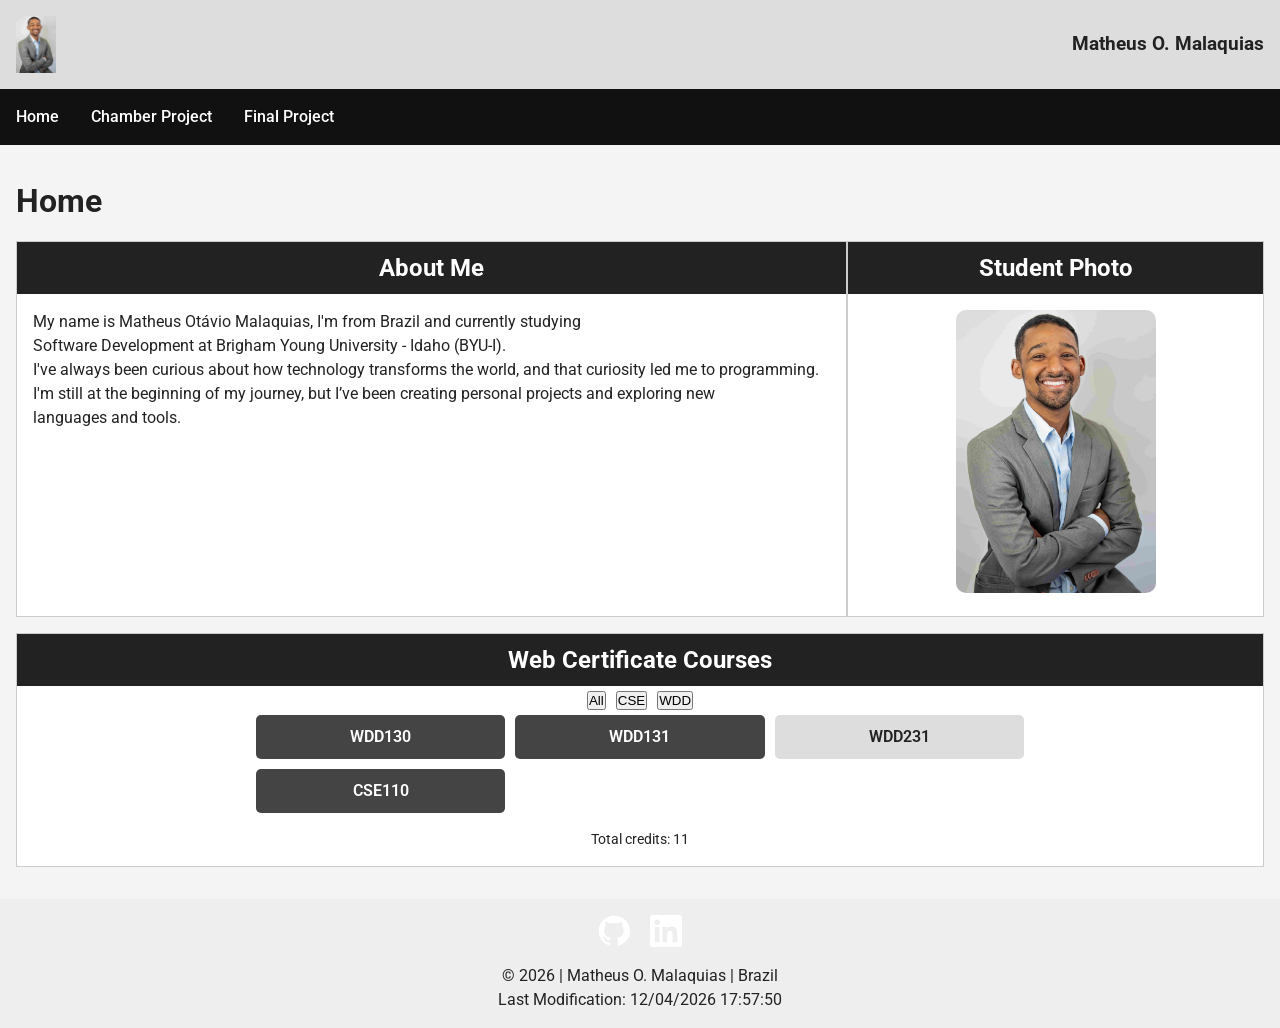
<file: index.html>
<!DOCTYPE html>
<html lang="en">

<head>
    <meta charset="UTF-8">
    <meta name="author" content="Matheus O. Malaquias">
    <meta name="description" content="Personal course home page for WDD231 showing my projects, web certificate courses, and information about my studies in web development.">
    <meta name="viewport" content="width=device-width, initial-scale=1.0">
    <title>WDD231 Home</title>
    <link rel="stylesheet" href="styles/small.css">
    <link rel="stylesheet" href="styles/larger.css">
    <script src="scripts/navigation.js" defer></script>
    <script src="scripts/date.js" defer></script>
    <script src="scripts/courses.js" defer></script>
    <link rel="preconnect" href="https://fonts.googleapis.com">
    <link rel="preconnect" href="https://fonts.gstatic.com" crossorigin>
    <link href="https://fonts.googleapis.com/css2?family=Roboto:wght@300;400;700&display=swap" rel="stylesheet">
</head>

<body>
    <header>
        <img src="./images/matheus-malaquias.jpg" alt="Personal website logo" width="40">
        <span>Matheus O. Malaquias</span>    
        <button id="menuButton">☰</button>
    </header>
    
    <nav id="navMenu">
        <ul>
            <li><a href="index.html">Home</a></li>
            <li><a href="./chamber/index.html">Chamber Project</a></li>
            <li><a href="./smartmind/index.html">Final Project</a></li>
        </ul>
    </nav>
    
    <main>
        <h1>Home</h1>
        <div class="top-sections">
            <section class="about">
                <h2>About Me</h2>
                <p>My name is Matheus Otávio Malaquias, I'm from Brazil and currently studying
                <br> Software Development at Brigham Young University - Idaho (BYU-I).
                <br> I've always been curious about how technology transforms the world, and that curiosity led me to programming.
                <br> I'm still at the beginning of my journey, but I’ve been creating personal projects and exploring new
                <br> languages and tools.</p>
            </section>
            
            <section class="photo">
                <h2>Student Photo</h2>
                <img src="./images/matheus-malaquias.jpg" alt="Photo of Matheus Malaquias">
            </section>
        </div>
        
        <section class="courses-section">
            <h2>Web Certificate Courses</h2>
            <div class="buttons">
                <button id="all">All</button>
                <button id="cse">CSE</button>
                <button id="wdd">WDD</button>
            </div>
            
            <div id="courses"></div>
            <p id="credits"></p>
        </section>
    </main>
    
    <footer>
        <div class="social">
            <a href="https://github.com/MatheusMalaquias" target="_blank" aria-label="GitHub">
                <svg xmlns="http://www.w3.org/2000/svg" width="32" height="32" fill="white" viewBox="0 0 24 24">
                    <path d="M12 .5C5.648.5.5 5.648.5 12c0 5.086 3.292 9.385 7.865 10.907.575.106.785-.25.785-.555 
                    0-.274-.01-1.002-.015-1.966-3.2.696-3.878-1.542-3.878-1.542-.523-1.327-1.277-1.68-1.277-1.68-1.043-.713.08-.698.08-.698 
                    1.152.081 1.758 1.183 1.758 1.183 1.026 1.756 2.69 1.249 3.344.955.104-.743.402-1.25.73-1.537-2.553-.29-5.237-1.277-5.237-5.682 
                    0-1.255.448-2.28 1.182-3.085-.119-.289-.512-1.456.112-3.038 0 0 .963-.308 3.157 1.178a11.02 11.02 0 0 1 2.873-.386c.975.004 
                    1.956.132 2.873.386 2.192-1.486 3.153-1.178 3.153-1.178.626 1.582.233 2.749.115 3.038.737.805 1.18 1.83 1.18 3.085 
                    0 4.415-2.688 5.389-5.252 5.673.414.356.782 1.063.782 2.141 
                    0 1.543-.014 2.787-.014 3.168 0 .308.207.667.79.554C20.713 21.38 24 17.082 24 12c0-6.352-5.148-11.5-12-11.5Z"/>
                </svg> 
            </a>
            
            <a href="https://www.linkedin.com/in/matheus-otavio-malaquias/" target="_blank" aria-label="LinkedIn">
                <svg xmlns="http://www.w3.org/2000/svg" width="32" height="32" fill="white" viewBox="0 0 24 24">
                    <path d="M20.451 20.451h-3.554v-5.569c0-1.328-.027-3.039-1.852-3.039-1.853 
                    0-2.137 1.447-2.137 2.942v5.666H9.354V9h3.414v1.561h.049c.476-.9 
                    1.637-1.852 3.368-1.852 3.599 0 4.263 2.369 4.263 5.455v6.287ZM5.337 
                    7.433a2.062 2.062 0 1 1 0-4.124 2.062 2.062 0 0 1 0 4.124ZM7.119 
                    20.451H3.554V9h3.565v11.451ZM22.225 0H1.771C.792 0 0 .774 
                    0 1.729v20.542C0 23.226.792 24 1.771 
                    24h20.451C23.2 24 24 23.226 24 22.271V1.729C24 
                    .774 23.2 0 22.222 0h.003Z"/>
                </svg>
            </a>
        </div>
        
        <p>© <span id="year"></span> | Matheus O. Malaquias | Brazil</p>
        <p id="lastModified"></p>
    </footer>

</body>
</html>
</file>
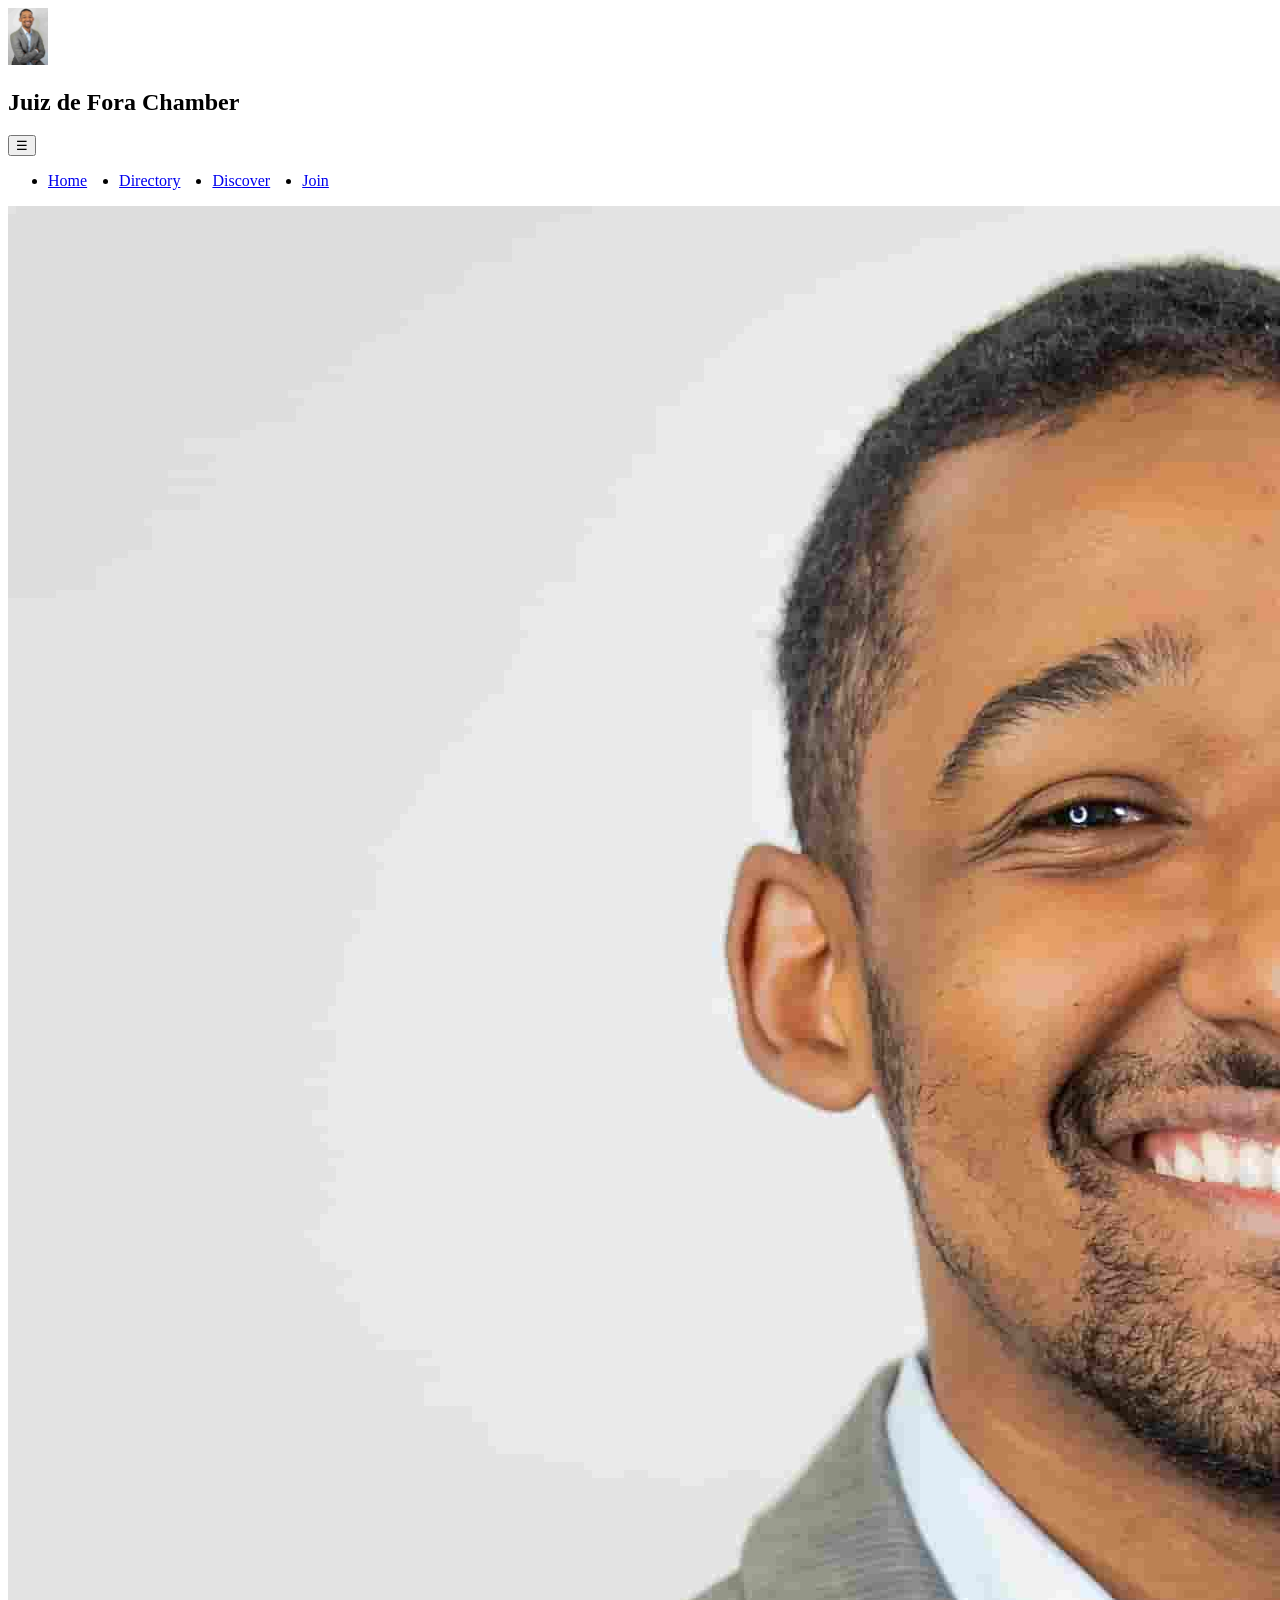
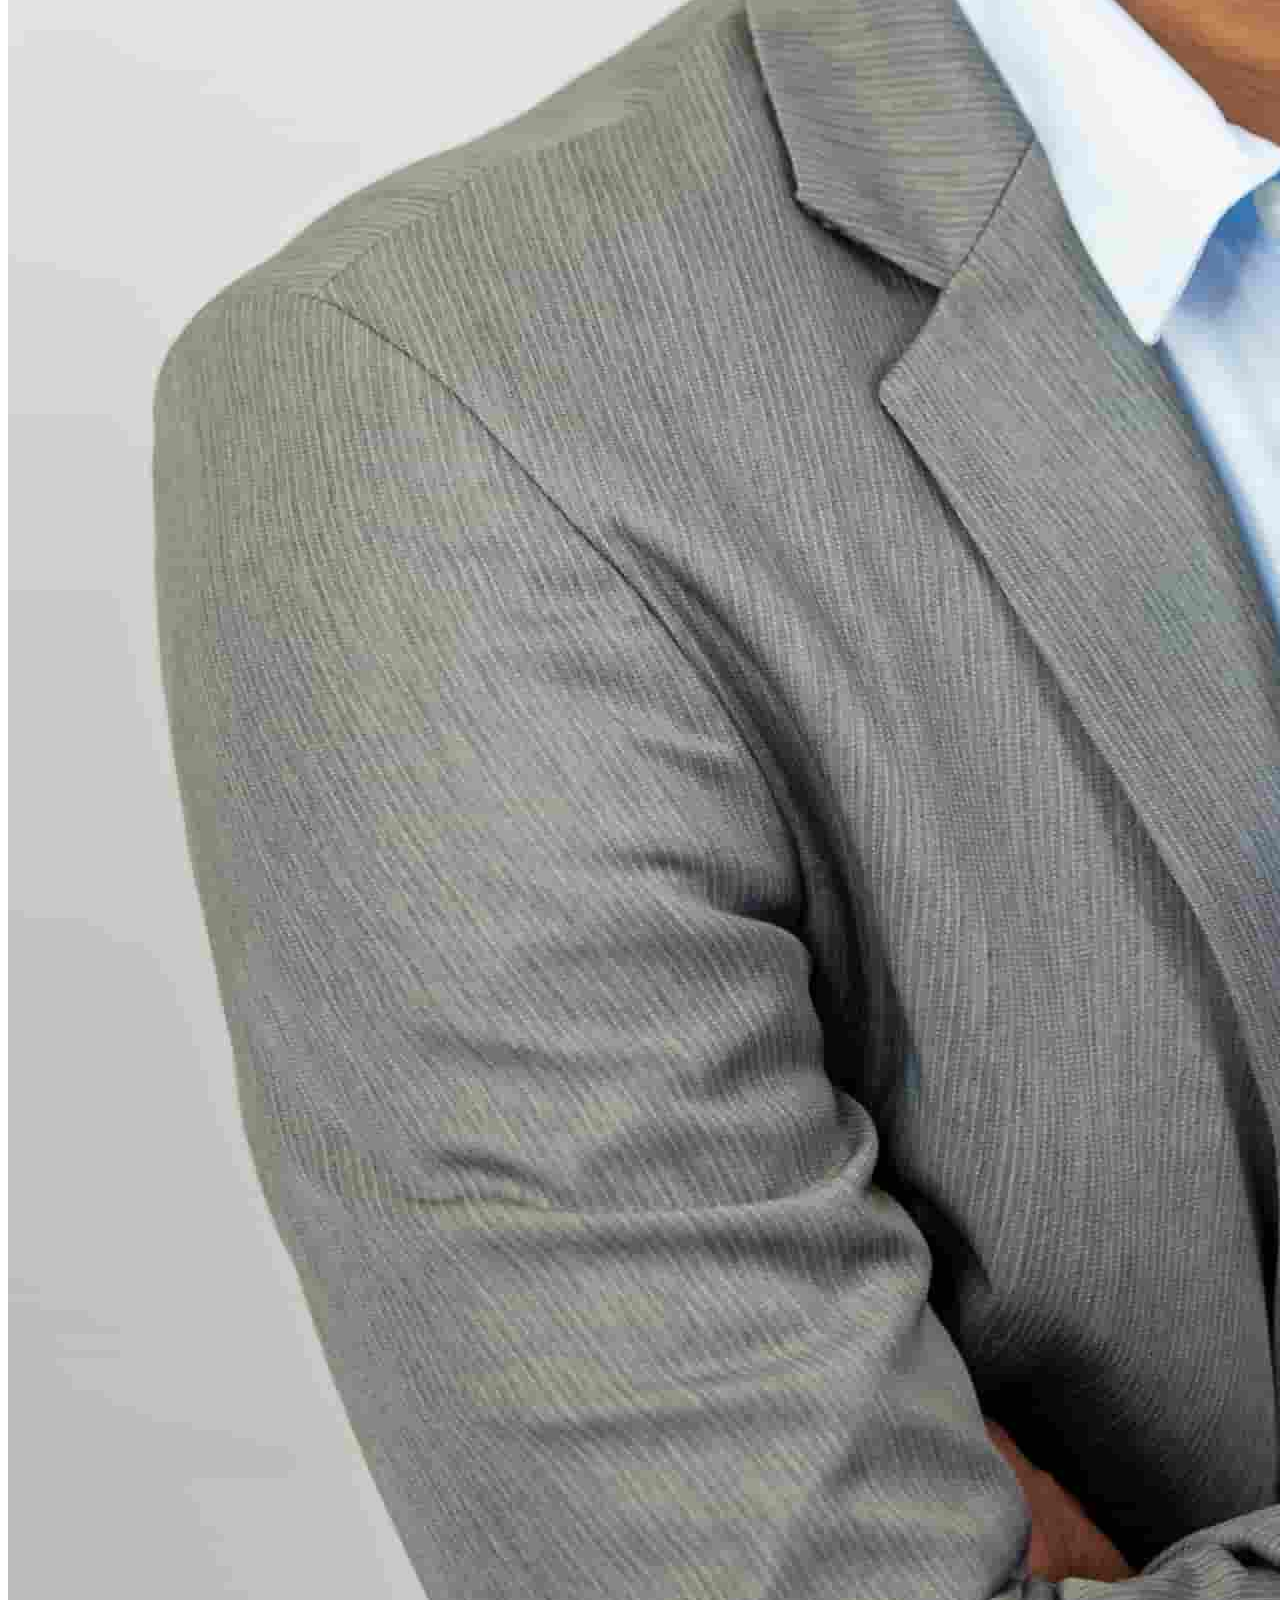
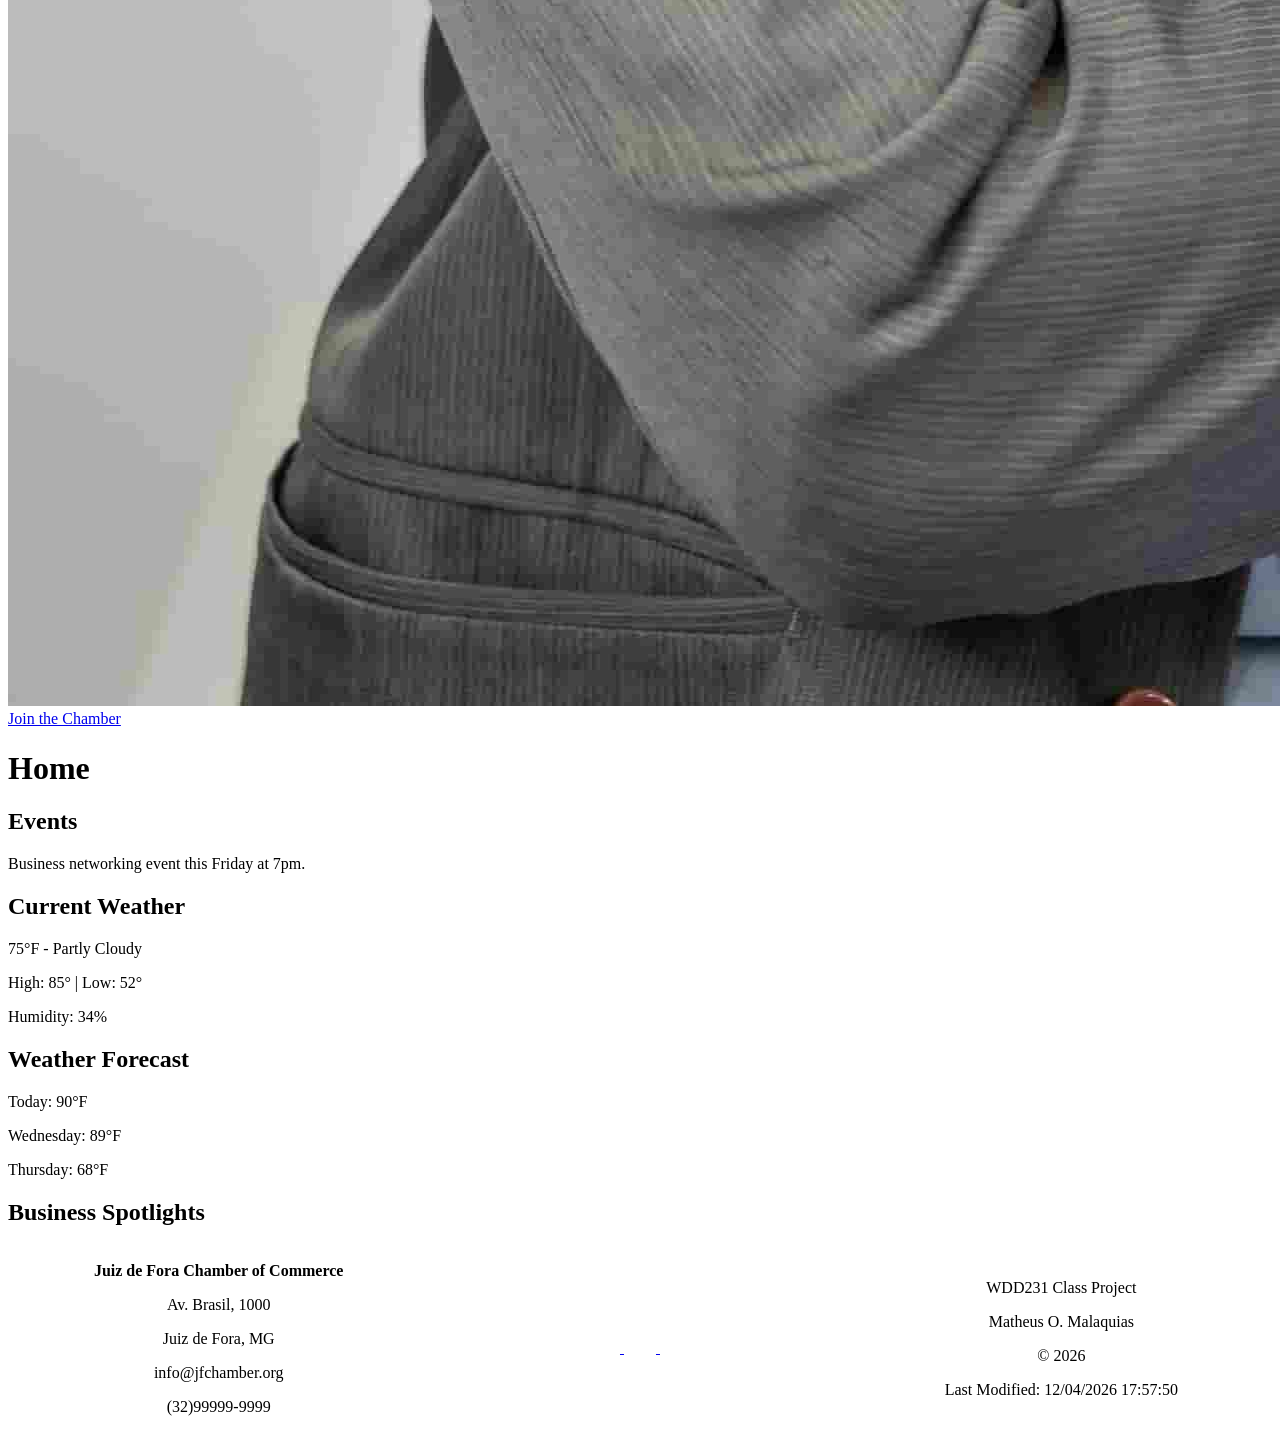
<file: chamber/index.html>
<!DOCTYPE html>
<html lang="en">

<head>
    <meta charset="UTF-8">
    <meta name="author" content="Matheus O. Malaquias">
    <meta name="description" content="Welcome to the Juiz de Fora Chamber of Commerce. Connect with local businesses and grow together.">
    <meta name="viewport" content="width=device-width, initial-scale=1.0">
    <title>Home | Juiz de Fora Chamber</title>
    <meta property="og:title" content="Juiz de Fora Chamber | Connect Local Businesses">
    <meta property="og:description" content="Join the Juiz de Fora Chamber of Commerce and connect with local businesses, events, and opportunities to grow together.">
    <meta property="og:image" content="https://matheusmalaquias.github.io/wdd231/chamber/images/matheus-malaquias.jpg">
    <meta property="og:url" content="https://matheusmalaquias.github.io/wdd231/chamber/index.html">
    <link rel="icon" href="images/logo.png">
    <link rel="preconnect" href="https://fonts.googleapis.com">
    <link rel="preconnect" href="https://fonts.gstatic.com" crossorigin>
    <link href="https://fonts.googleapis.com/css2?family=Roboto:wght@400;700&display=swap" rel="stylesheet">
    <link rel="stylesheet" href="./styles/small.css">
    <link rel="stylesheet" href="./styles/larger.css">
    <script src="./scripts/navigation.js" defer></script>
    <script src="./scripts/date.js" defer></script>
    <script src="./scripts/weather.js" defer></script>
    <script src="./scripts/spotlight.js" defer></script>
</head>

<body>

<header>
    <img src="./images/matheus-malaquias.jpg" alt="Chamber Logo" width="40">
    <h2>Juiz de Fora Chamber</h2>
    <button id="menuButton">☰</button>
</header>

<nav id="navMenu">
    <ul>
        <li><a href="index.html">Home</a></li>
        <li><a href="directory.html">Directory</a></li>
        <li><a href="discover.html">Discover</a></li>
        <li><a href="join.html">Join</a></li>
    </ul>
</nav>

<main>
    <section class="hero">
        <img src="./images/matheus-malaquias.jpg" alt="City view">
        <a href="#" class="cta">Join the Chamber</a>
    </section>

    <h1>Home</h1>
    <section class="home-grid">
        <div class="events">
            <h2>Events</h2>
            <p>Business networking event this Friday at 7pm.</p>
        </div>
        
        <div class="weather">
            <h2>Current Weather</h2>
            <p>75°F - Partly Cloudy</p>
            <p>High: 85° | Low: 52°</p>
            <p>Humidity: 34%</p>
        </div>
        
        <div class="forecast">
            <h2>Weather Forecast</h2>
            <p>Today: 90°F</p>
            <p>Wednesday: 89°F</p>
            <p>Thursday: 68°F</p>
        </div>
    </section>

    <section class="spotlights">
        <h2>Business Spotlights</h2>
        <div id="spotlight-container"></div>
    </section>

</main>

<footer>
    <div class="footer-left">
        <p><strong>Juiz de Fora Chamber of Commerce</strong></p>
        <p>Av. Brasil, 1000</p>
        <p>Juiz de Fora, MG</p>
        <p>info@jfchamber.org</p>
        <p>(32)99999-9999</p>
    </div>

    <div class="social-links">
        <a href="https://youtube.com" target="_blank" aria-label="YouTube">
            <svg xmlns="http://www.w3.org/2000/svg" width="32" height="32" fill="white" viewBox="0 0 24 24">
                <path d="M19.615 3.184C17.604 2.997 12 3 12 3s-5.604-.003-7.615.184C2.373 
                3.37 1.5 4.243 1.316 5.255 1.132 7.267 1.132 12 1.132 12s0 
                4.733.184 6.745c.184 1.012 1.057 1.885 2.069 2.071C6.396 
                21.003 12 21 12 21s5.604.003 7.615-.184c1.012-.186 
                1.885-1.059 2.069-2.071.184-2.012.184-6.745.184-6.745s0-4.733-.184-6.745c-.184-1.012-1.057-1.885-2.069-2.071zM9.75 
                15.02V8.98l6.02 3.02-6.02 3.02z"/>
            </svg>
        </a>

        <a href="https://twitter.com" target="_blank" aria-label="Twitter">
            <svg xmlns="http://www.w3.org/2000/svg" width="32" height="32" fill="white" viewBox="0 0 24 24">
                <path d="M22.46 6c-.77.35-1.5.58-2.32.69a4.07 4.07 0 0 0 
                1.8-2.27 8.18 8.18 0 0 1-2.6.99A4.1 4.1 0 0 0 
                12 8.09c0 .32.04.64.1.94A11.64 11.64 0 0 1 
                3.16 4.89a4.07 4.07 0 0 0 1.27 5.47 4.07 4.07 0 0 1-1.86-.52v.05a4.1 
                4.1 0 0 0 3.29 4.02c-.45.12-.92.18-1.4.18-.34 
                0-.67-.03-.99-.09a4.1 4.1 0 0 0 3.83 2.84A8.23 8.23 
                0 0 1 2 19.54a11.62 11.62 0 0 0 6.29 1.84c7.55 
                0 11.68-6.25 11.68-11.68 0-.18 0-.36-.01-.53A8.36 
                8.36 0 0 0 22.46 6z"/>
            </svg>
        </a>
        
        <a href="https://linkedin.com" target="_blank" aria-label="LinkedIn">
            <svg xmlns="http://www.w3.org/2000/svg" width="32" height="32" fill="white" viewBox="0 0 24 24">
                <path d="M20.451 20.451h-3.554v-5.569c0-1.328-.027-3.039-1.852-3.039-1.853 
                0-2.137 1.447-2.137 2.942v5.666H9.354V9h3.414v1.561h.049c.476-.9 
                1.637-1.852 3.368-1.852 3.599 0 4.263 2.369 4.263 5.455v6.287ZM5.337 
                7.433a2.062 2.062 0 1 1 0-4.124 2.062 2.062 0 0 1 0 4.124ZM7.119 
                20.451H3.554V9h3.565v11.451ZM22.225 0H1.771C.792 0 0 .774 
                0 1.729v20.542C0 23.226.792 24 1.771 
                24h20.451C23.2 24 24 23.226 24 22.271V1.729C24 
                .774 23.2 0 22.222 0h.003Z"/>
            </svg>
        </a>
    </div>

    <div class="footer-right">
        <p>WDD231 Class Project</p>
        <p>Matheus O. Malaquias</p>
        <p>© <span id="year"></span></p>
        <p id="lastModified"></p>
    </div>

</footer>

</body>
</html>
</file>
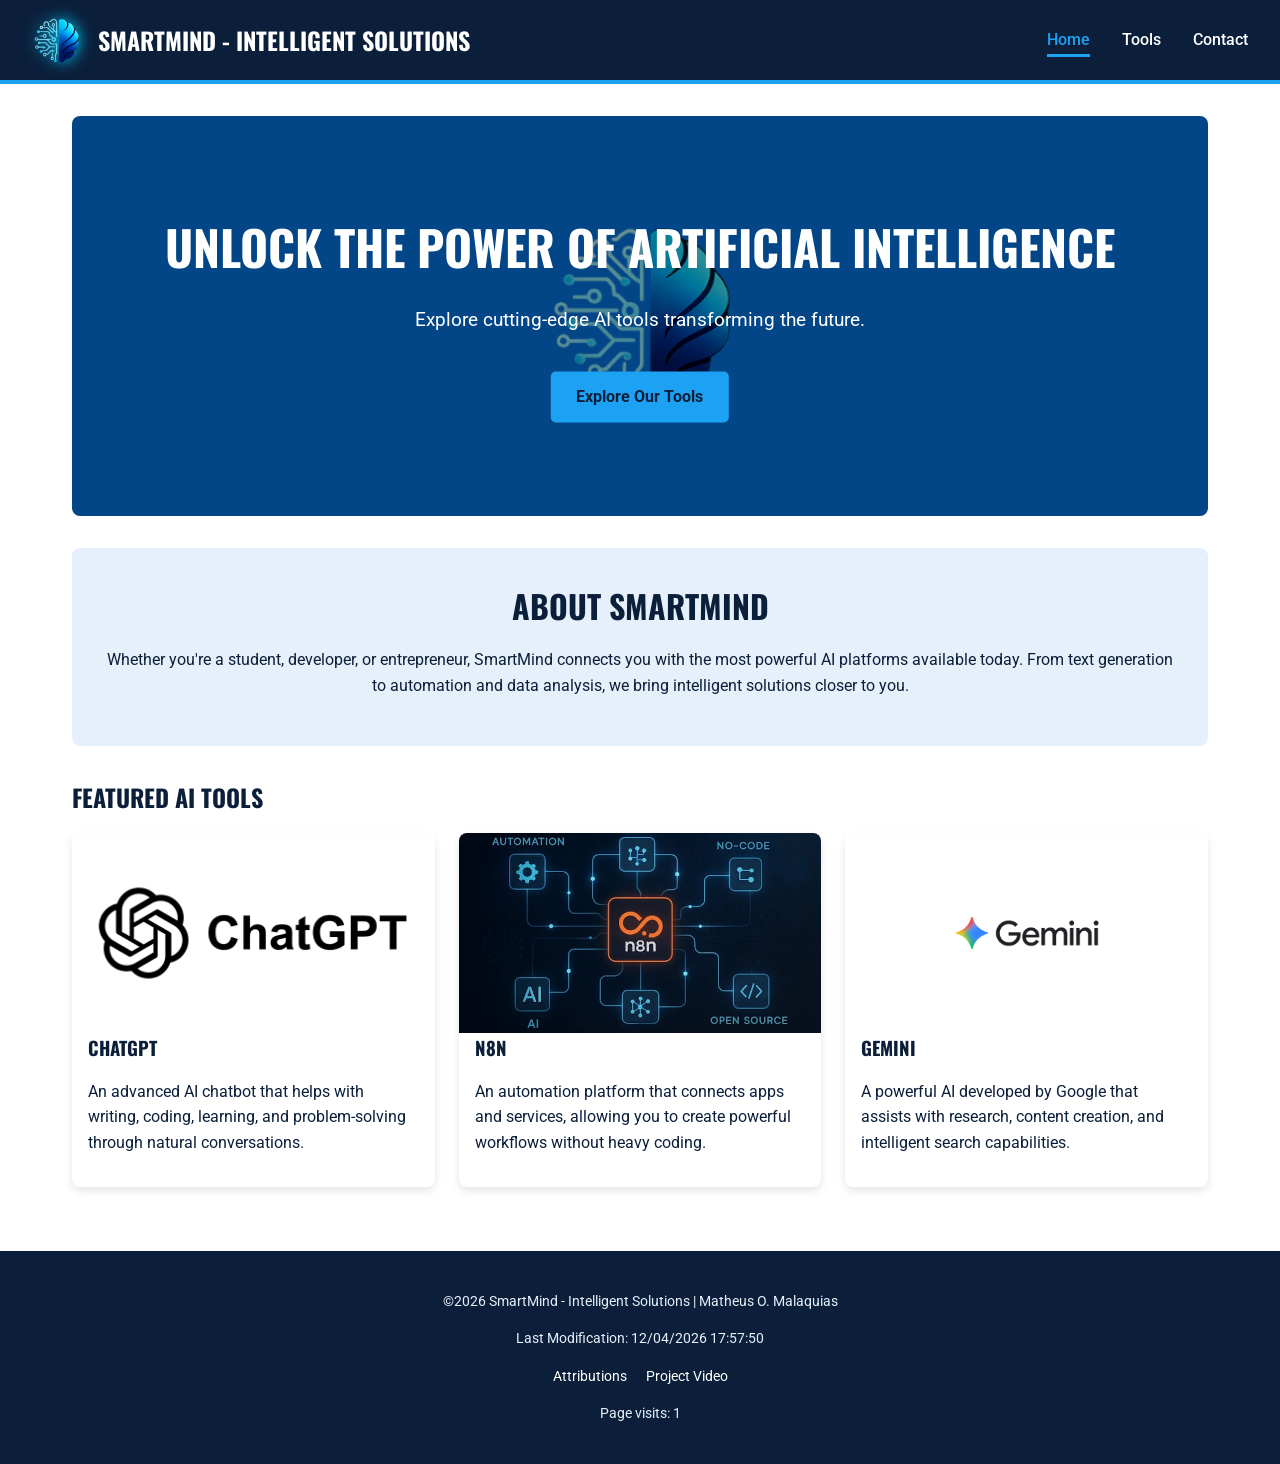
<file: smartmind/index.html>
<!DOCTYPE html>
<html lang="en">

<head>
    <meta charset="UTF-8">
    <meta name="viewport" content="width=device-width, initial-scale=1.0">
    <title>SmartMind - Intelligent Solutions</title>
    <meta name="description" content="Explore AI tools and intelligent solutions with SmartMind. Discover the best artificial intelligence platforms.">
    <meta name="author" content="Matheus O. Malaquias">
    <meta property="og:title" content="SmartMind - Intelligent Solutions">
    <meta property="og:description" content="Discover powerful AI tools and intelligent solutions for productivity, creativity, and automation.">
    <meta property="og:type" content="website">
    <meta property="og:image" content="https://matheusmalaquias.github.io/wdd231/smartmind/images/smartmindlogo.webp">
    <meta property="og:url" content="https://matheusmalaquias.github.io/wdd231/smartmind/index.html">
    <link rel="icon" href="images/smartmindlogo.png">
    <link rel="preconnect" href="https://fonts.googleapis.com">
    <link rel="preconnect" href="https://fonts.gstatic.com" crossorigin>
    <link href="https://fonts.googleapis.com/css2?family=Oswald:wght@700&family=Roboto:wght@400;500&display=swap" rel="stylesheet">
    <link rel="stylesheet" href="./styles/styles.css">
    <link rel="stylesheet" href="./styles/larger.css">
    <script src="scripts/main.js" type="module"></script>
</head>

<body>
    <header>
        <a href="index.html" class="logo">
            <img src="./images/smartmindsquare.png" alt="SmartMind Logo" width="80" height="80">
            <h1>SmartMind - Intelligent Solutions</h1>
        </a>
        <button id="menu-button" class="hamburger" aria-label="Open navigation menu"></button>
        <nav>
            <ul id="nav-menu">
                <li><a href="index.html" class="active">Home</a></li>
                <li><a href="tools.html">Tools</a></li>
                <li><a href="contact.html">Contact</a></li>
            </ul>
        </nav>
    </header>

    <main>
        <section class="hero">
             <picture>
                <img src="./images/logo.png" alt="SmartMind Logo" loading="lazy" width="400" height="250">
            </picture>
            <div class="hero-text">
                <h2>Unlock the Power of Artificial Intelligence</h2>
                <p>Explore cutting-edge AI tools transforming the future.</p>
                <a href="tools.html" class="cta-button">Explore Our Tools</a>
            </div>
        </section>

        <section class="about">
            <h2>About SmartMind</h2>
            <p>Whether you're a student, developer, or entrepreneur, SmartMind connects you with the most powerful AI platforms available today. From text generation to automation and data analysis, we bring intelligent solutions closer to you.</p>
        </section>

        <section class="featured-tools">
            <h2>Featured AI Tools</h2>
            <div class="modalities-grid">
                <div class="modality-card">
                    <img src="./images/chatgpt.png" alt="ChatGPT AI interface" loading="lazy" width="300" height="200">
                    <h3>ChatGPT</h3>
                    <p>An advanced AI chatbot that helps with writing, coding, learning, and problem-solving through natural conversations.</p>
                </div>

                <div class="modality-card">
                    <img src="./images/n8n.png" alt="n8n automation tool" loading="lazy" width="300" height="200">
                    <h3>n8n</h3>
                    <p>An automation platform that connects apps and services, allowing you to create powerful workflows without heavy coding.</p>
                </div>
                
                <div class="modality-card">
                    <img src="./images/gemini.png" alt="Google Gemini AI" loading="lazy" width="300" height="200">
                    <h3>Gemini</h3>
                    <p>A powerful AI developed by Google that assists with research, content creation, and intelligent search capabilities.</p>
                </div>
            </div>
        </section>
    </main>

    <footer>
        <p>&copy;<span id="current-year"></span> SmartMind - Intelligent Solutions | Matheus O. Malaquias</p>
        <p class="last-modified">Last Modification: <span id="last-modified"></span></p>
        <div class="footer-links">
             <a href="attributions.html">Attributions</a>
            <a href="https://www.loom.com/share/cc7402f4d7624e83b8a1ef886e3aa0a5" target="_blank">Project Video</a>
        </div>
        <p id="visit-counter">Page visits: <span id="visits"></span></p>
    </footer>

</body>

</html>
</file>
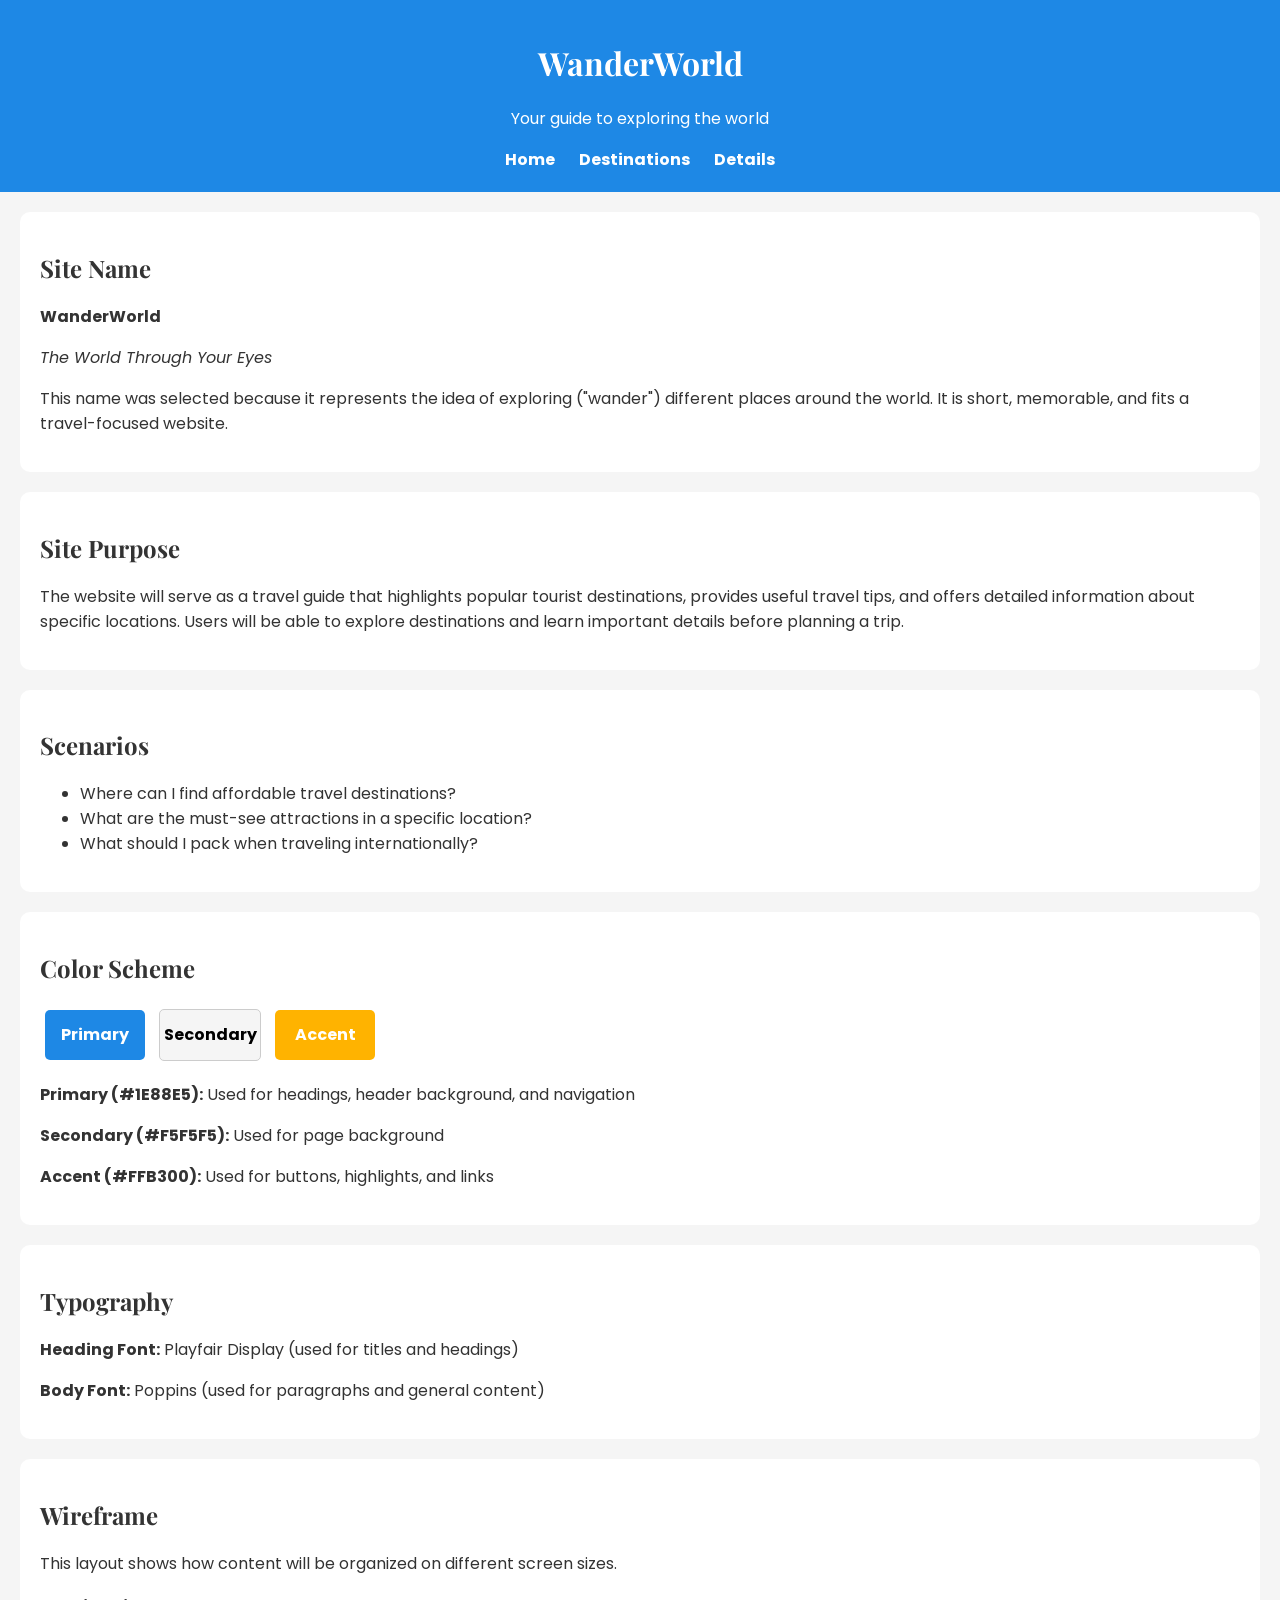
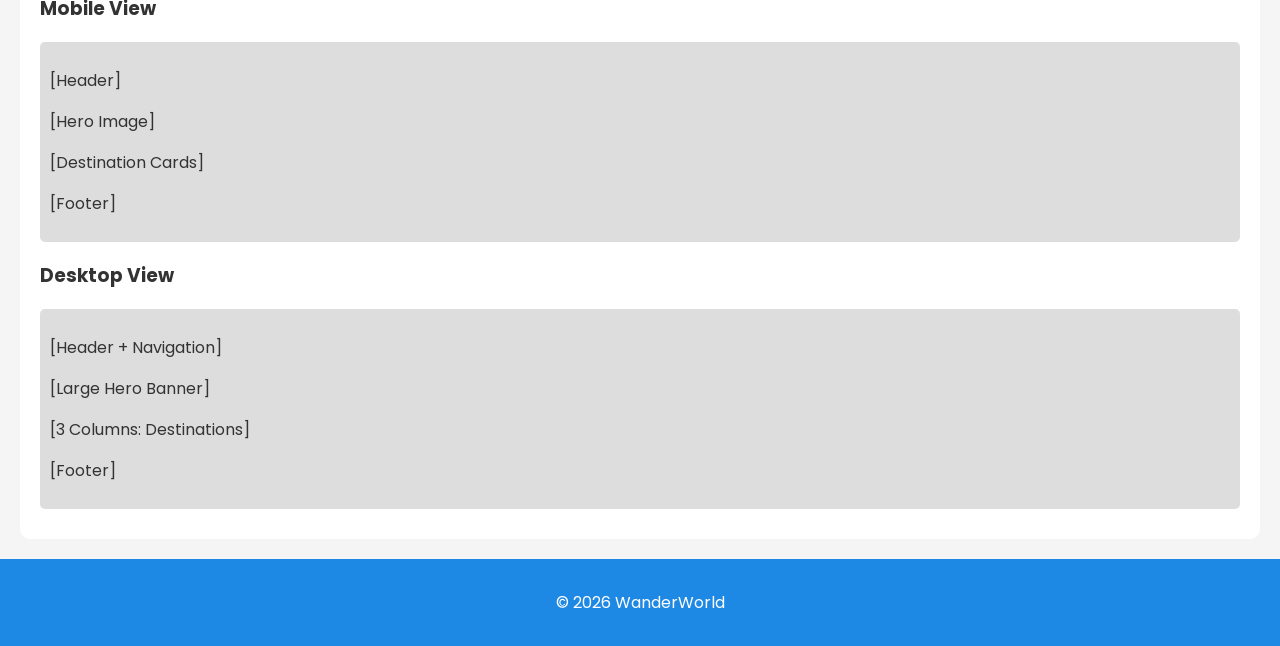
<file: site-plan.html>
<!DOCTYPE html>
<html lang="en">
<head>
    <meta charset="UTF-8">
    <title>Site Plan - WanderWorld</title>
    <link rel="stylesheet" href="./styles/site-plan.css">
    <link href="https://fonts.googleapis.com/css2?family=Poppins&family=Playfair+Display&display=swap" rel="stylesheet">
</head>

<body>

<header>
    <h1>WanderWorld</h1>
    <p>Your guide to exploring the world</p>

    <nav>
        <a href="#">Home</a>
        <a href="#">Destinations</a>
        <a href="#">Details</a>
    </nav>
</header>

<main>

    <section>
        <h2>Site Name</h2>
        <p><strong>WanderWorld</strong></p>
        <p><em>The World Through Your Eyes</em></p>
        <p>This name was selected because it represents the idea of exploring ("wander") different places around the world. It is short, memorable, and fits a travel-focused website.</p>
    </section>

    <section>
        <h2>Site Purpose</h2>
        <p>The website will serve as a travel guide that highlights popular tourist destinations, provides useful travel tips, and offers detailed information about specific locations. Users will be able to explore destinations and learn important details before planning a trip.</p>
    </section>

    <section>
        <h2>Scenarios</h2>
        <ul>
            <li>Where can I find affordable travel destinations?</li>
            <li>What are the must-see attractions in a specific location?</li>
            <li>What should I pack when traveling internationally?</li>
        </ul>
    </section>

    <section>
        <h2>Color Scheme</h2>

        <div class="color-box primary">Primary</div>
        <div class="color-box secondary">Secondary</div>
        <div class="color-box accent">Accent</div>

        <p><strong>Primary (#1E88E5):</strong> Used for headings, header background, and navigation</p>
        <p><strong>Secondary (#F5F5F5):</strong> Used for page background</p>
        <p><strong>Accent (#FFB300):</strong> Used for buttons, highlights, and links</p>
    </section>

    <section>
        <h2>Typography</h2>
        <p><strong>Heading Font:</strong> Playfair Display (used for titles and headings)</p>
        <p><strong>Body Font:</strong> Poppins (used for paragraphs and general content)</p>
    </section>

    <section>
        <h2>Wireframe</h2>
        <p>This layout shows how content will be organized on different screen sizes.</p>

        <h3>Mobile View</h3>
        <div class="wireframe">
            <p>[Header]</p>
            <p>[Hero Image]</p>
            <p>[Destination Cards]</p>
            <p>[Footer]</p>
        </div>

        <h3>Desktop View</h3>
        <div class="wireframe">
            <p>[Header + Navigation]</p>
            <p>[Large Hero Banner]</p>
            <p>[3 Columns: Destinations]</p>
            <p>[Footer]</p>
        </div>

    </section>

</main>

<footer>
    <p>© 2026 WanderWorld</p>
</footer>

</body>
</html>
</file>
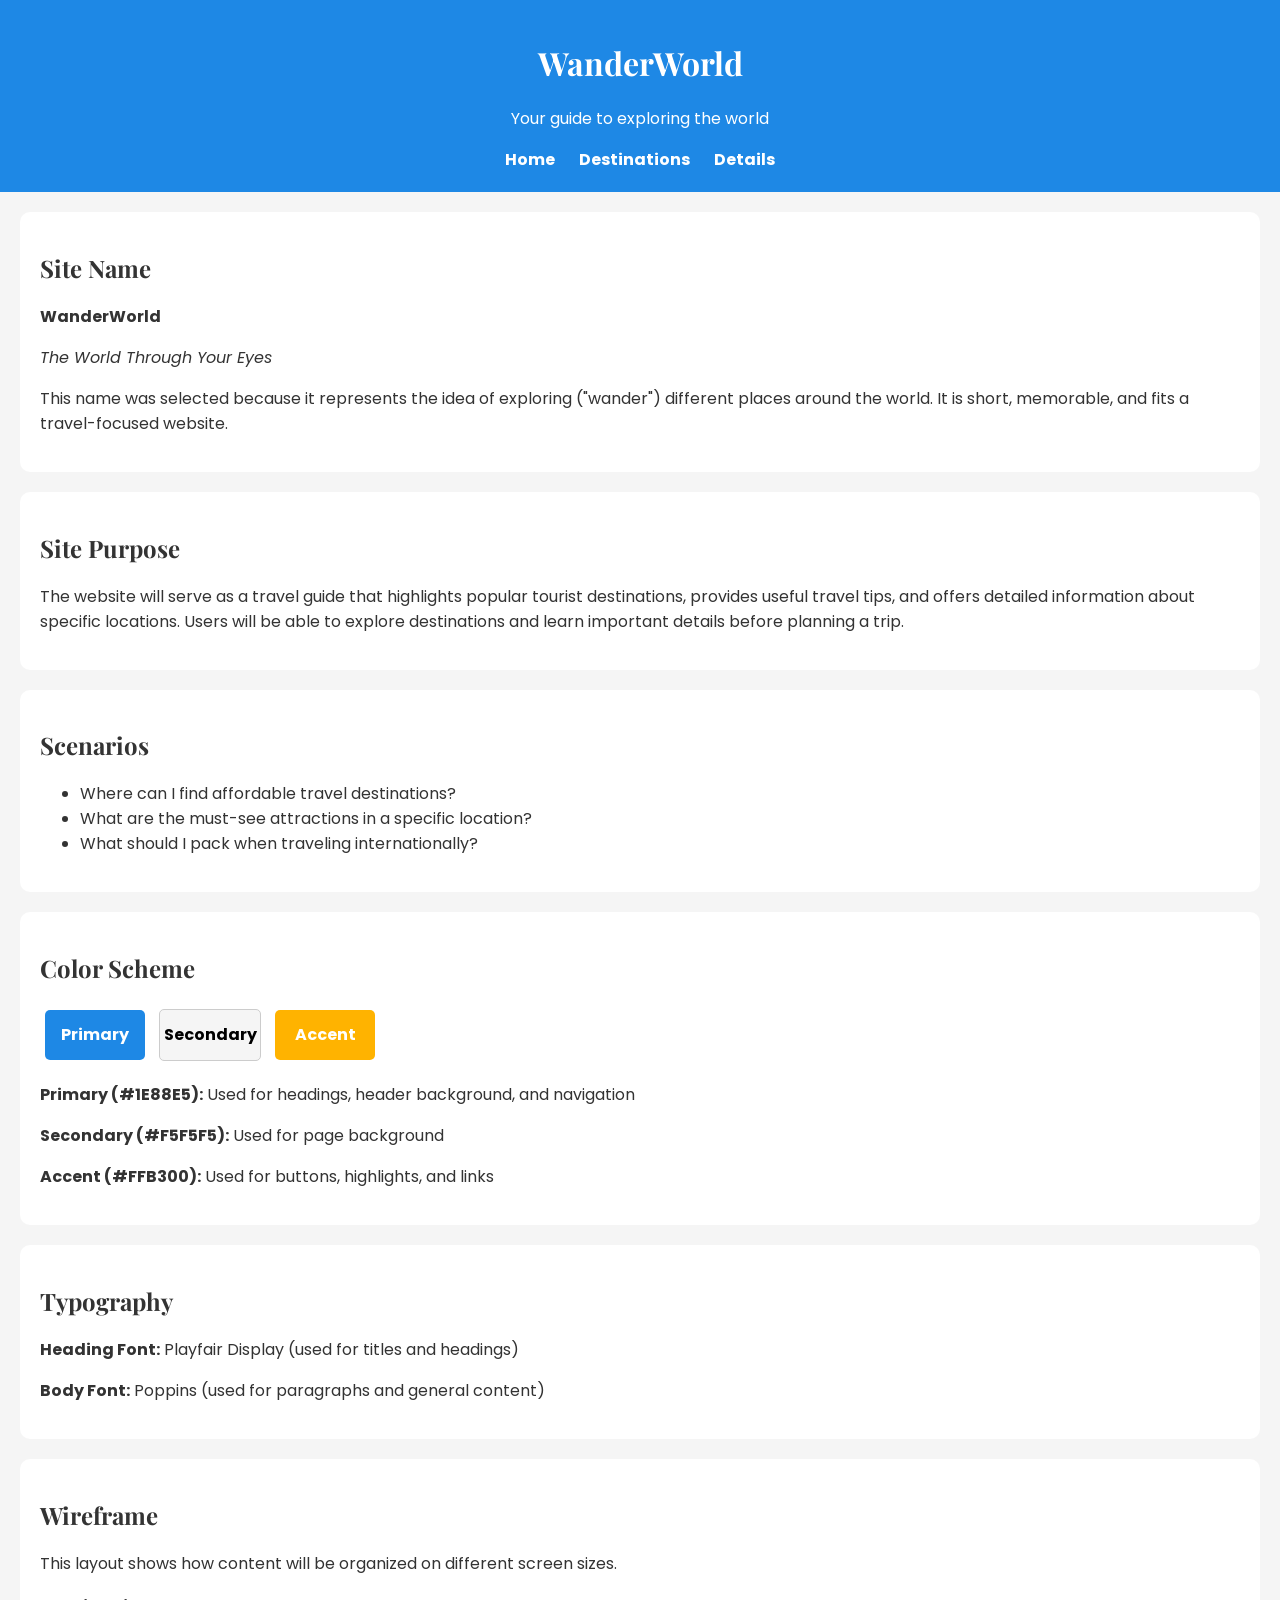
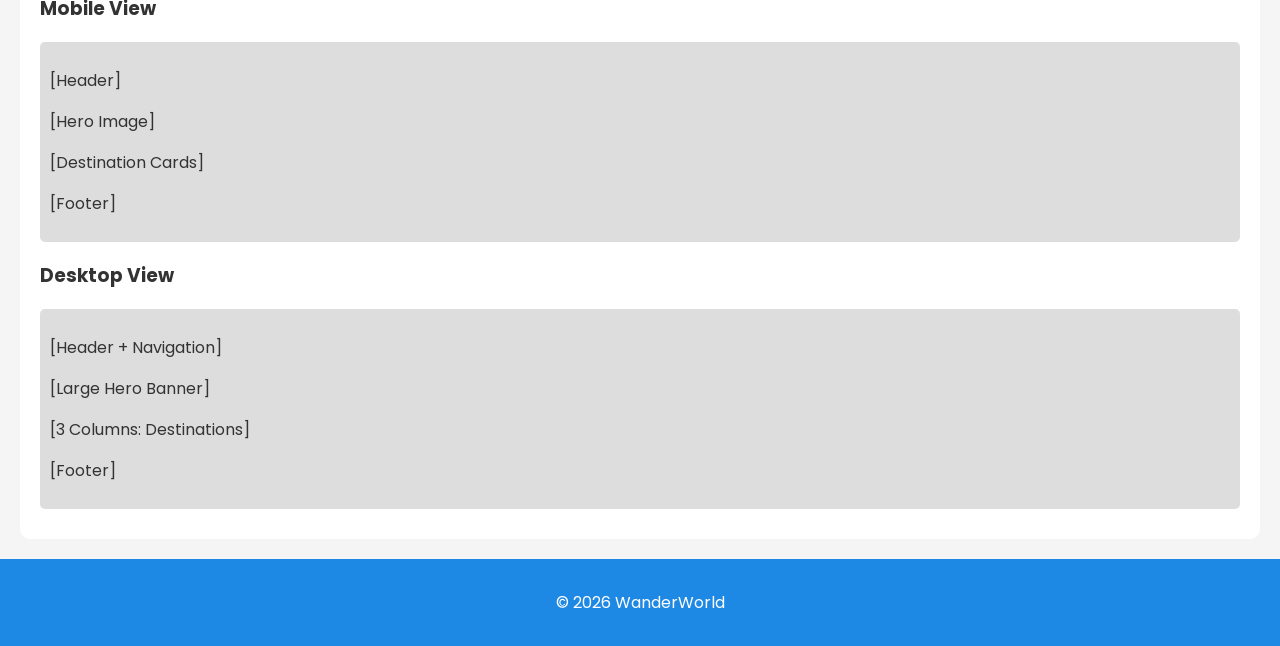
<file: site_plan.html>
<!DOCTYPE html>
<html lang="en">
<head>
    <meta charset="UTF-8">
    <title>Site Plan - WanderWorld</title>
    <link rel="stylesheet" href="./styles/site_plan.css">
    <link href="https://fonts.googleapis.com/css2?family=Poppins&family=Playfair+Display&display=swap" rel="stylesheet">
</head>

<body>

<header>
    <h1>WanderWorld</h1>
    <p>Your guide to exploring the world</p>

    <nav>
        <a href="#">Home</a>
        <a href="#">Destinations</a>
        <a href="#">Details</a>
    </nav>
</header>

<main>

    <section>
        <h2>Site Name</h2>
        <p><strong>WanderWorld</strong></p>
        <p><em>The World Through Your Eyes</em></p>
        <p>This name was selected because it represents the idea of exploring ("wander") different places around the world. It is short, memorable, and fits a travel-focused website.</p>
    </section>

    <section>
        <h2>Site Purpose</h2>
        <p>The website will serve as a travel guide that highlights popular tourist destinations, provides useful travel tips, and offers detailed information about specific locations. Users will be able to explore destinations and learn important details before planning a trip.</p>
    </section>

    <section>
        <h2>Scenarios</h2>
        <ul>
            <li>Where can I find affordable travel destinations?</li>
            <li>What are the must-see attractions in a specific location?</li>
            <li>What should I pack when traveling internationally?</li>
        </ul>
    </section>

    <section>
        <h2>Color Scheme</h2>

        <div class="color-box primary">Primary</div>
        <div class="color-box secondary">Secondary</div>
        <div class="color-box accent">Accent</div>

        <p><strong>Primary (#1E88E5):</strong> Used for headings, header background, and navigation</p>
        <p><strong>Secondary (#F5F5F5):</strong> Used for page background</p>
        <p><strong>Accent (#FFB300):</strong> Used for buttons, highlights, and links</p>
    </section>

    <section>
        <h2>Typography</h2>
        <p><strong>Heading Font:</strong> Playfair Display (used for titles and headings)</p>
        <p><strong>Body Font:</strong> Poppins (used for paragraphs and general content)</p>
    </section>

    <section>
        <h2>Wireframe</h2>
        <p>This layout shows how content will be organized on different screen sizes.</p>

        <h3>Mobile View</h3>
        <div class="wireframe">
            <p>[Header]</p>
            <p>[Hero Image]</p>
            <p>[Destination Cards]</p>
            <p>[Footer]</p>
        </div>

        <h3>Desktop View</h3>
        <div class="wireframe">
            <p>[Header + Navigation]</p>
            <p>[Large Hero Banner]</p>
            <p>[3 Columns: Destinations]</p>
            <p>[Footer]</p>
        </div>

    </section>

</main>

<footer>
    <p>© 2026 WanderWorld</p>
</footer>

</body>
</html>
</file>
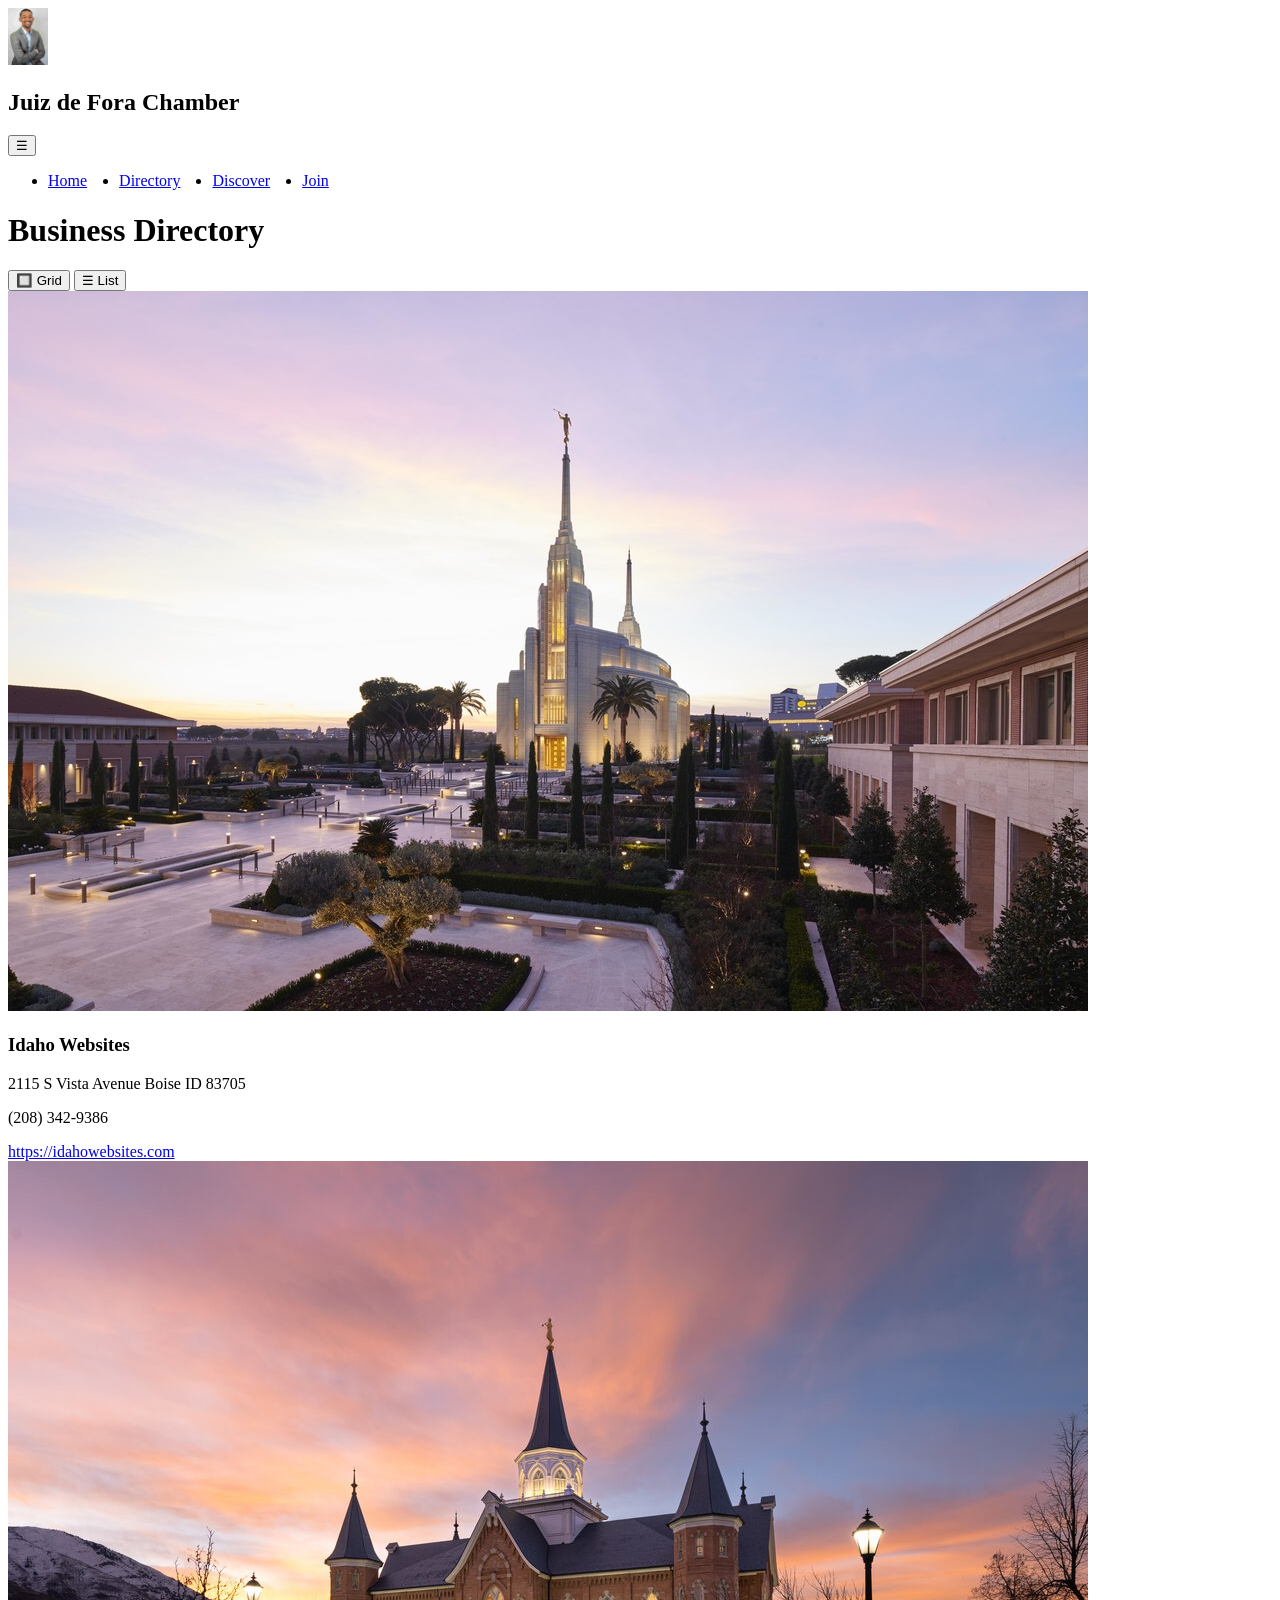
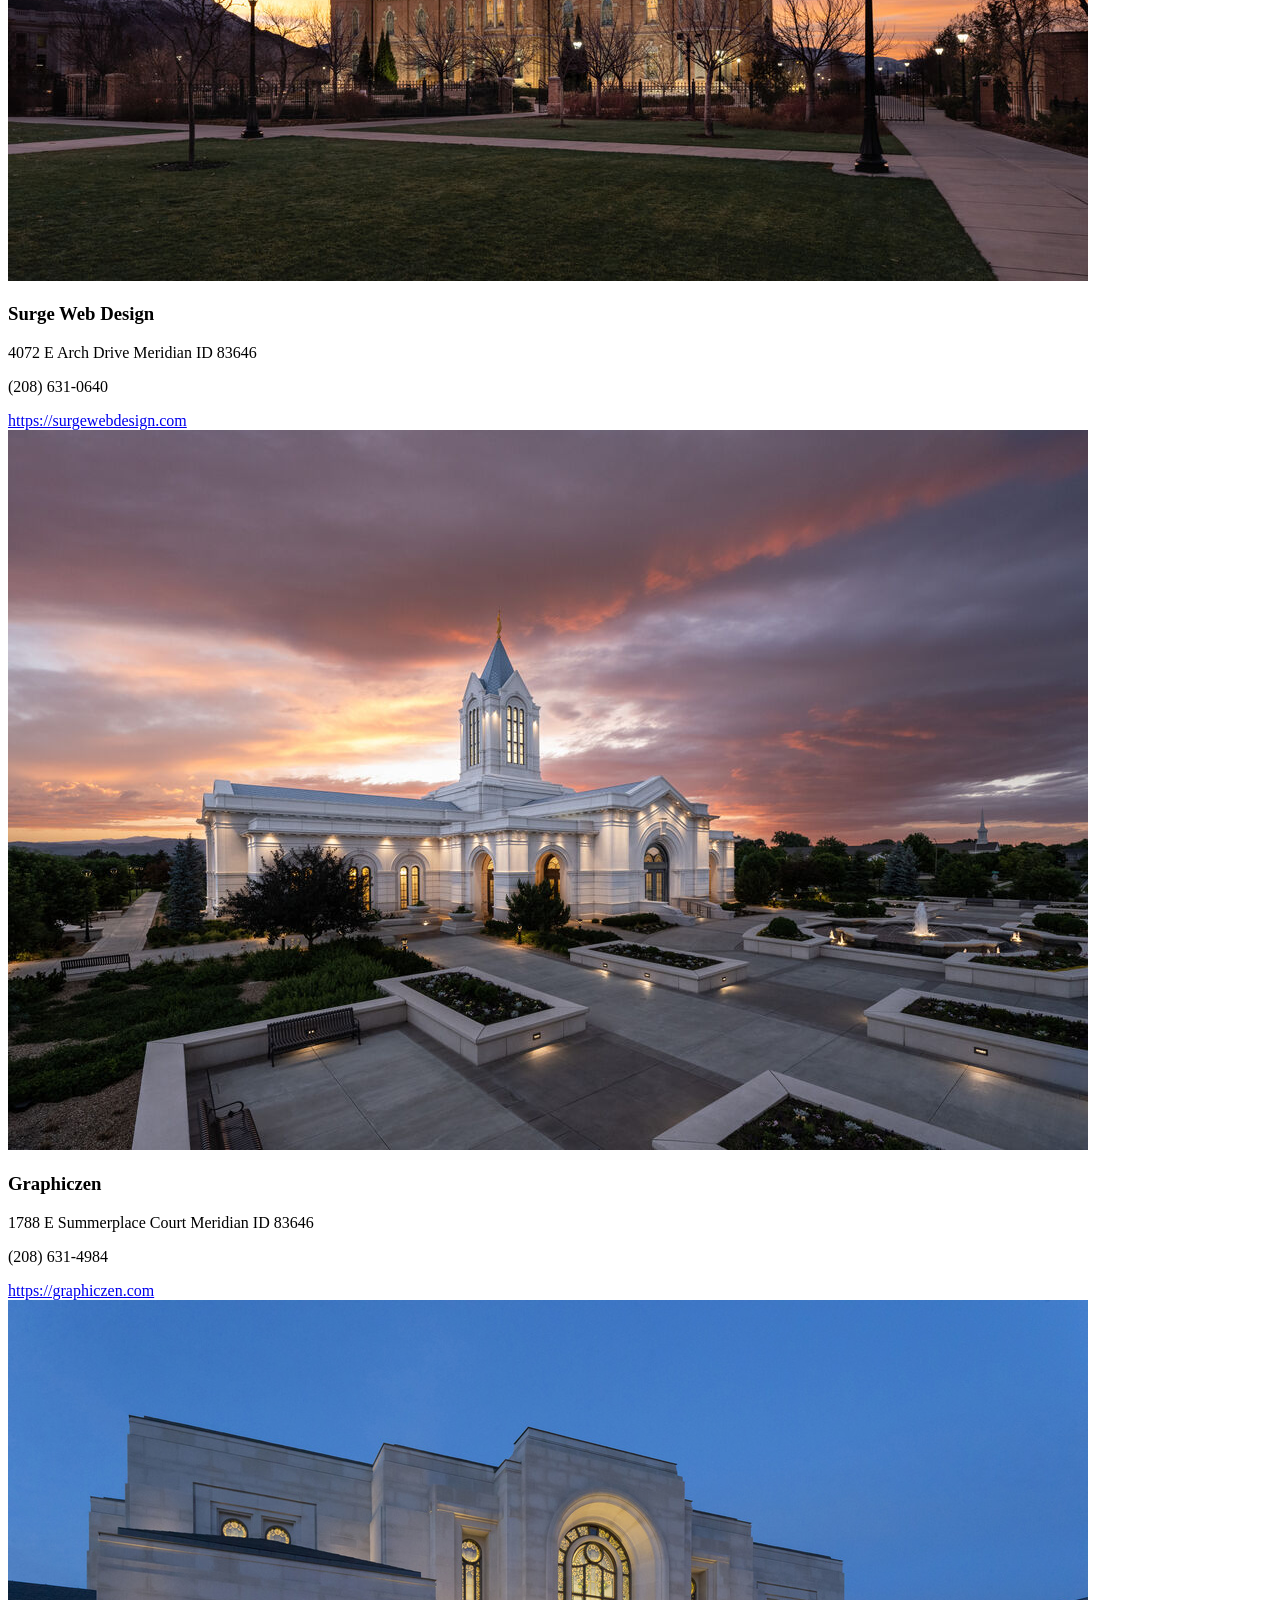
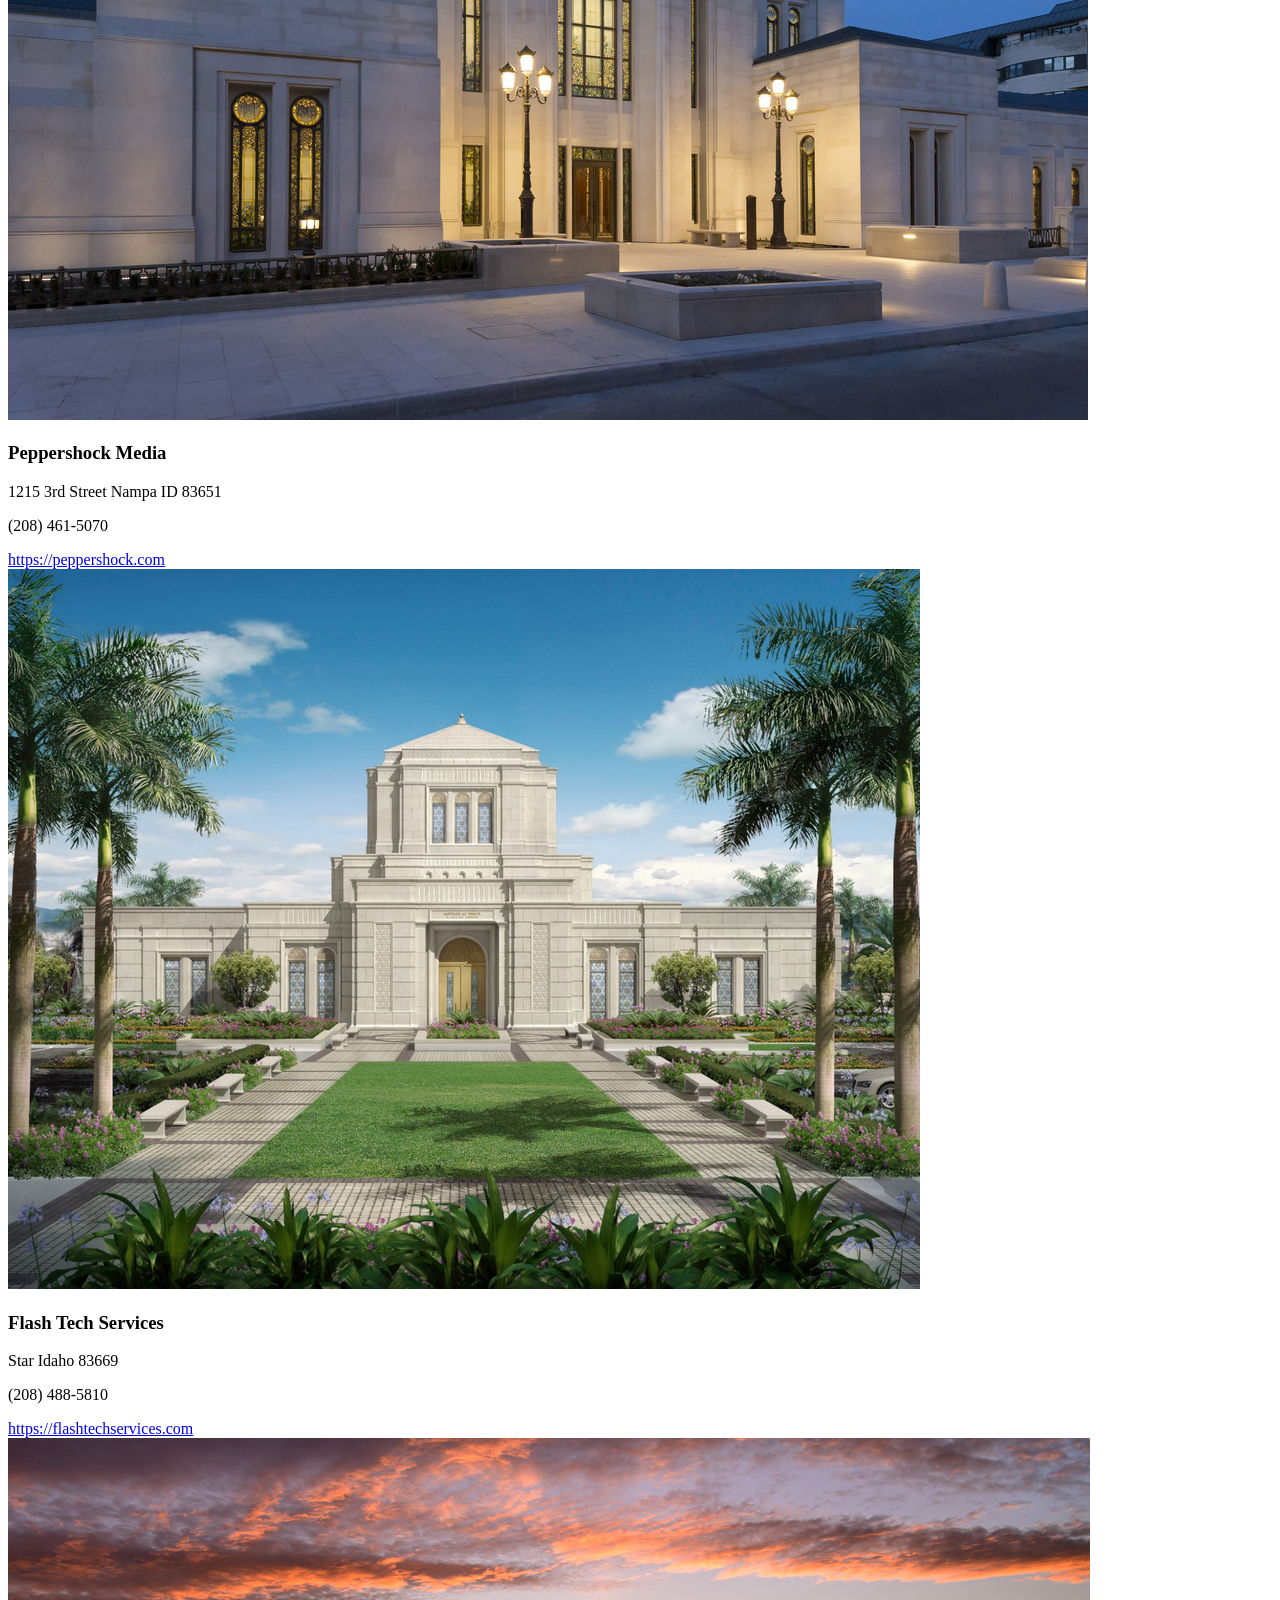
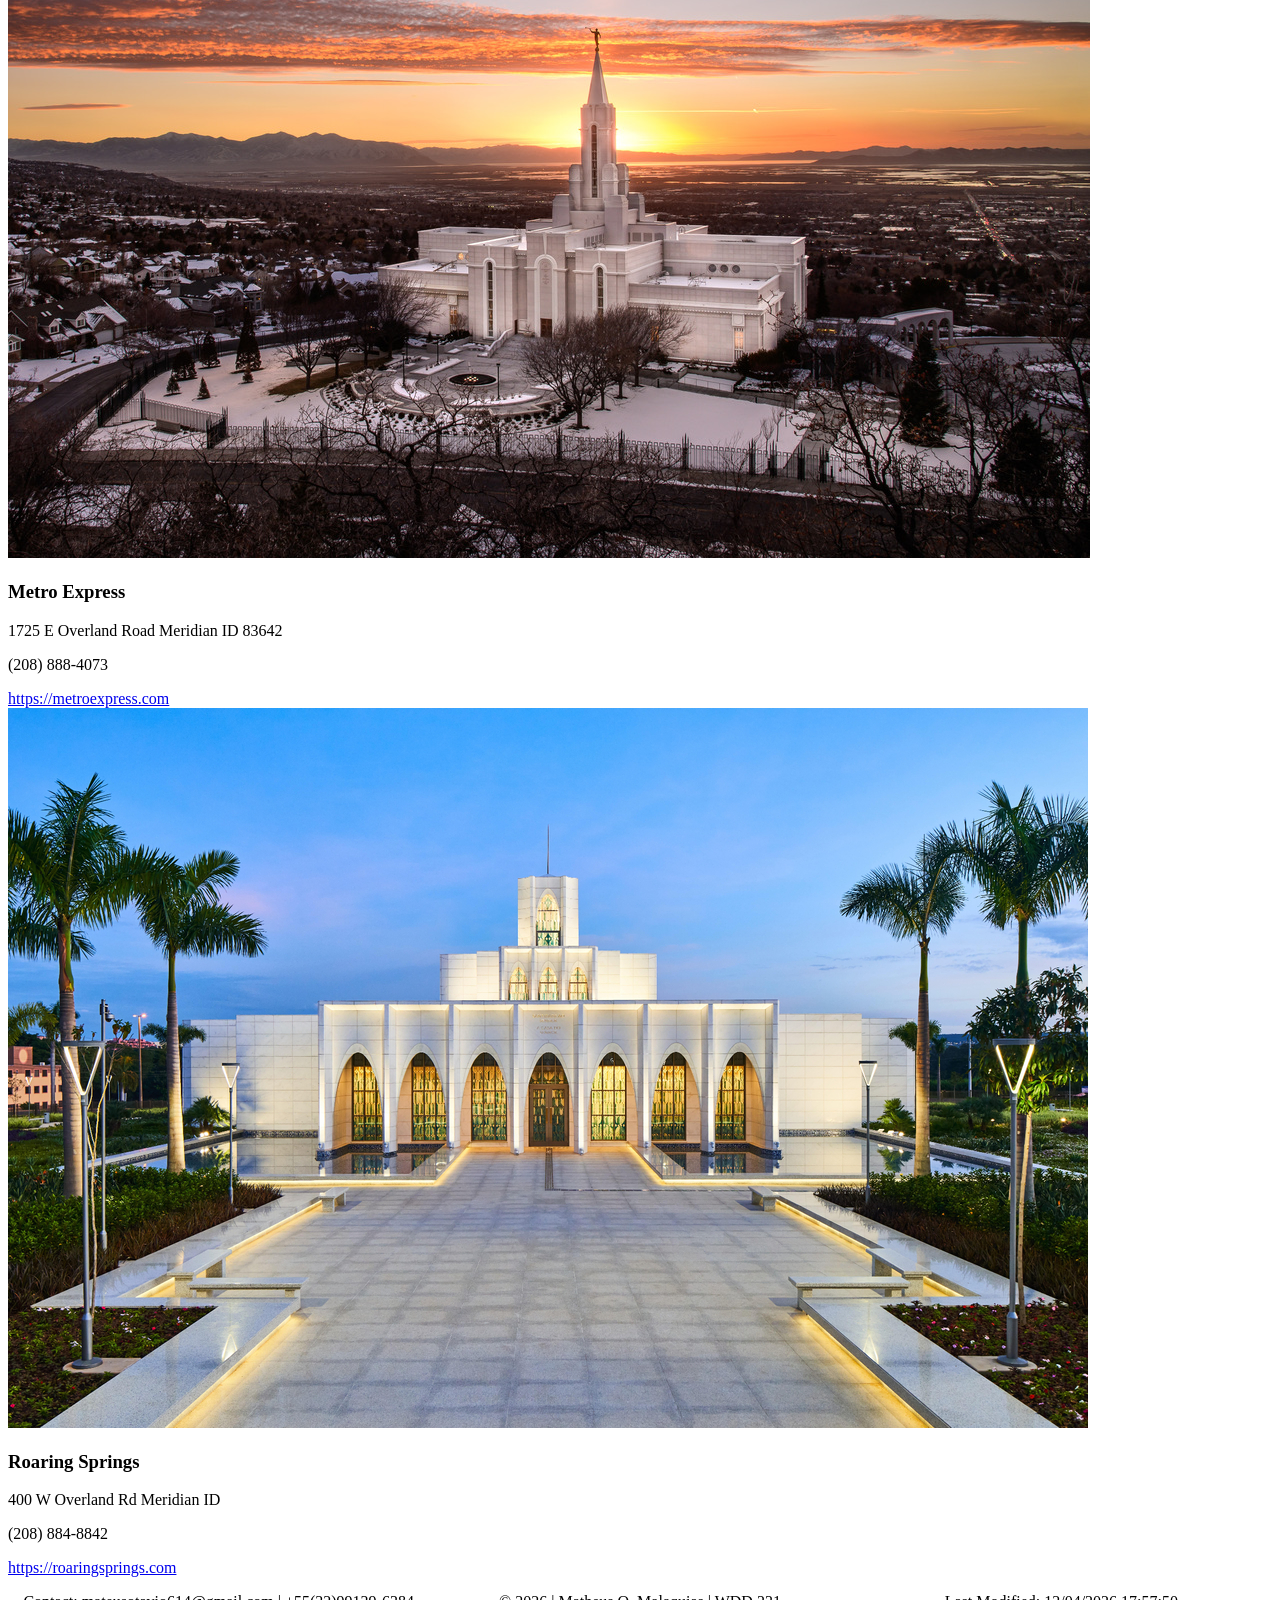
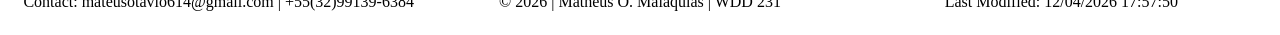
<file: chamber/directory.html>
<!DOCTYPE html>
<html lang="en">

<head>
    <meta charset="UTF-8">
    <meta name="author" content="Matheus O. Malaquias">
    <meta name="description" content="Explore the Juiz de Fora Chamber of Commerce directory and discover trusted local businesses and services.">
    <meta name="viewport" content="width=device-width, initial-scale=1.0">
    <title>Chamber Business Directory</title>
    <link rel="icon" href="images/logo.png">
    <meta property="og:title" content="Juiz de Fora Chamber of Commerce">
    <meta property="og:description" content="Explore the Juiz de Fora Chamber of Commerce directory and discover trusted local businesses and services.">
    <meta property="og:type" content="website">
    <meta property="og:image" content="https://matheusmalaquias.github.io/wdd231/chamber/images/logo.png">
    <meta property="og:url" content="https://matheusmalaquias.github.io/wdd231/chamber/directory.html">
    <link rel="preconnect" href="https://fonts.gstatic.com" crossorigin>
    <link href="https://fonts.googleapis.com/css2?family=Roboto:wght@300;400;700&display=swap" rel="stylesheet">
    <link rel="stylesheet" href="./styles/small.css">
    <link rel="stylesheet" href="./styles/larger.css">
    <link rel="preconnect" href="https://fonts.googleapis.com">
    <script src="./scripts/navigation.js" defer></script>
    <script src="./scripts/directory.js" defer></script>
    <script src="./scripts/date.js" defer></script>
</head>

<body>
    <header>
        <img src="./images/matheus-malaquias.jpg" alt="Chamber Logo" width="40">
        <h2>Juiz de Fora Chamber</h2>
        <button id="menuButton">☰</button>
    </header>
    
    <nav id="navMenu">
    <ul>
        <li><a href="index.html">Home</a></li>
        <li><a href="directory.html">Directory</a></li>
        <li><a href="discover.html">Discover</a></li>
        <li><a href="join.html">Join</a></li>
    </ul>
</nav>
    
    <main>
        <h1>Business Directory</h1>
        <div class="view-buttons">    
            <button id="grid">🔲 Grid</button>
            <button id="list">☰ List</button>
        </div>
        
        <div id="members" class="grid"></div>
    </main>
    
    <footer>
        <p>Contact: mateusotavio614@gmail.com | +55(32)99139-6384</p>
        <p>© <span id="year"></span> | Matheus O. Malaquias | WDD 231</p>
        <p id="lastModified"></p>
    </footer>

</body>
</html>
</file>
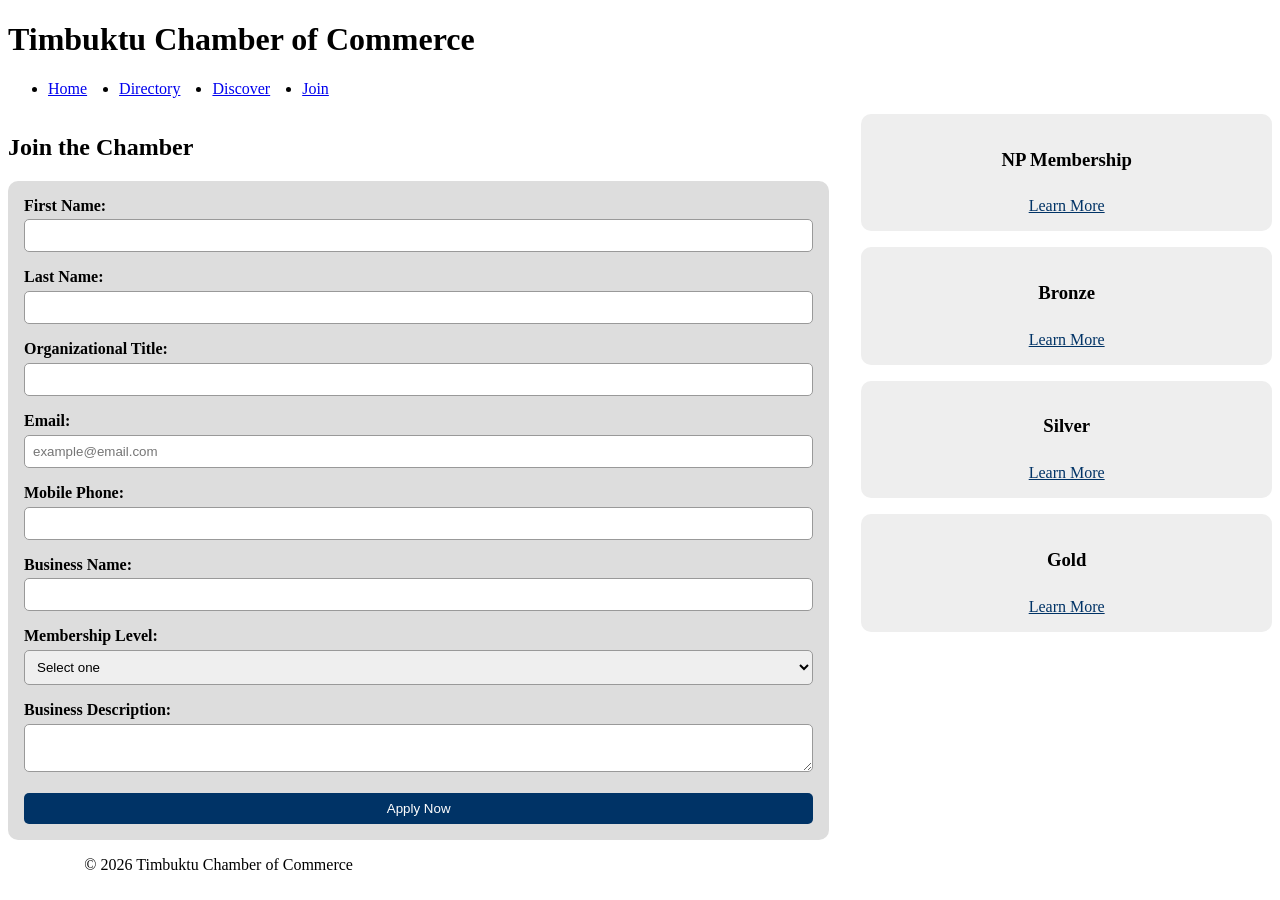
<file: chamber/join.html>
<!DOCTYPE html>
<html lang="en">
<head>
  <meta charset="UTF-8">
  <meta name="viewport" content="width=device-width, initial-scale=1.0">
  <title>Join Timbuktu Chamber of Commerce</title>
  <meta name="description" content="Apply to join the Timbuktu Chamber of Commerce and explore membership benefits for your business growth.">
  <meta name="author" content="Matheus Malaquias">
  <meta property="og:title" content="Join Timbuktu Chamber of Commerce">
  <meta property="og:description" content="Become a member and grow your business with exclusive benefits and opportunities.">
  <meta property="og:image" content="https://matheusmalaquias.github.io/chamber/logo.png">
  <meta property="og:url" content="https://matheusmalaquias.github.io/chamber/join.html">
  <link rel="icon" href="images/logo.png">
  <link rel="preconnect" href="https://fonts.googleapis.com">
  <link rel="preconnect" href="https://fonts.gstatic.com" crossorigin>
  <link href="https://fonts.googleapis.com/css2?family=Roboto&display=swap" rel="stylesheet">
  <link rel="stylesheet" href="./styles/small.css">
  <link rel="stylesheet" href="./styles/larger.css">
  <script src="./scripts/join.js" defer></script>
</head>

<body>

<header>
  <h1>Timbuktu Chamber of Commerce</h1>

  <nav id="navMenu">
    <ul>
        <li><a href="index.html">Home</a></li>
        <li><a href="directory.html">Directory</a></li>
        <li><a href="discover.html">Discover</a></li>
        <li><a href="join.html">Join</a></li>
    </ul>
</nav>
</header>

<main class="join-container">

  <section class="form-section">
    <h2>Join the Chamber</h2>

    <form method="get" action="thankyou.html">

      <label>
        First Name:
        <input type="text" name="fname" required title="Enter your first name" autocomplete="given-name">
      </label>

      <label>
        Last Name:
        <input type="text" name="lname" required title="Enter your last name" autocomplete="family-name">
      </label>

      <label>
        Organizational Title:
        <input type="text" name="orgtitle"
          title="Minimum 7 characters, letters, hyphens and spaces only"
          autocomplete="organization-title"
          pattern="[A-Za-z\s\-]{7,}">
      </label>

      <label>
        Email:
        <input type="email" name="email" required
          title="Enter a valid email"
          placeholder="example@email.com"
          autocomplete="email">
      </label>

      <label>
        Mobile Phone:
        <input type="tel" name="phone" required
          title="Enter your phone number"
          autocomplete="tel">
      </label>

      <label>
        Business Name:
        <input type="text" name="business" required
          title="Enter your business name"
          autocomplete="organization">
      </label>

      <label>
        Membership Level:
        <select name="membership" required>
          <option value="">Select one</option>
          <option value="np">NP Membership (Free)</option>
          <option value="bronze">Bronze Membership</option>
          <option value="silver">Silver Membership</option>
          <option value="gold">Gold Membership</option>
        </select>
      </label>

      <label>
        Business Description:
        <textarea name="description" title="Describe your business"></textarea>
      </label>

      <input type="hidden" id="timestamp" name="timestamp">

      <input type="submit" value="Apply Now">

    </form>
  </section>

  <aside class="cards">
    <div class="card">
      <h3>NP Membership</h3>
      <a href="#" class="open-modal" data-modal="npModal">Learn More</a>
    </div>

    <div class="card">
      <h3>Bronze</h3>
      <a href="#" class="open-modal" data-modal="bronzeModal">Learn More</a>
    </div>

    <div class="card">
      <h3>Silver</h3>
      <a href="#" class="open-modal" data-modal="silverModal">Learn More</a>
    </div>

    <div class="card">
      <h3>Gold</h3>
      <a href="#" class="open-modal" data-modal="goldModal">Learn More</a>
    </div>
  </aside>
</main>

<div id="npModal" class="modal">
  <div class="modal-content">
    <span class="close-modal" data-modal="npModal">&times;</span>
    <h2>NP Membership</h2>
    <p>Free for nonprofits. Includes directory listing and community visibility.</p>
  </div>
</div>

<div id="bronzeModal" class="modal">
  <div class="modal-content">
    <span class="close-modal" data-modal="bronzeModal">&times;</span>
    <h2>Bronze Membership</h2>
    <p>Basic advertising, event invitations, and networking opportunities.</p>
  </div>
</div>

<div id="silverModal" class="modal">
  <div class="modal-content">
    <span class="close-modal" data-modal="silverModal">&times;</span>
    <h2>Silver Membership</h2>
    <p>Training sessions, discounts, and featured promotions.</p>
  </div>
</div>

<div id="goldModal" class="modal">
  <div class="modal-content">
    <span class="close-modal" data-modal="goldModal">&times;</span>
    <h2>Gold Membership</h2>
    <p>Premium advertising, homepage spotlight, and VIP event access.</p>
  </div>
</div>
  
<footer>
    <p>&copy; 2026 Timbuktu Chamber of Commerce</p>
</footer>

</body>
</html>
</file>
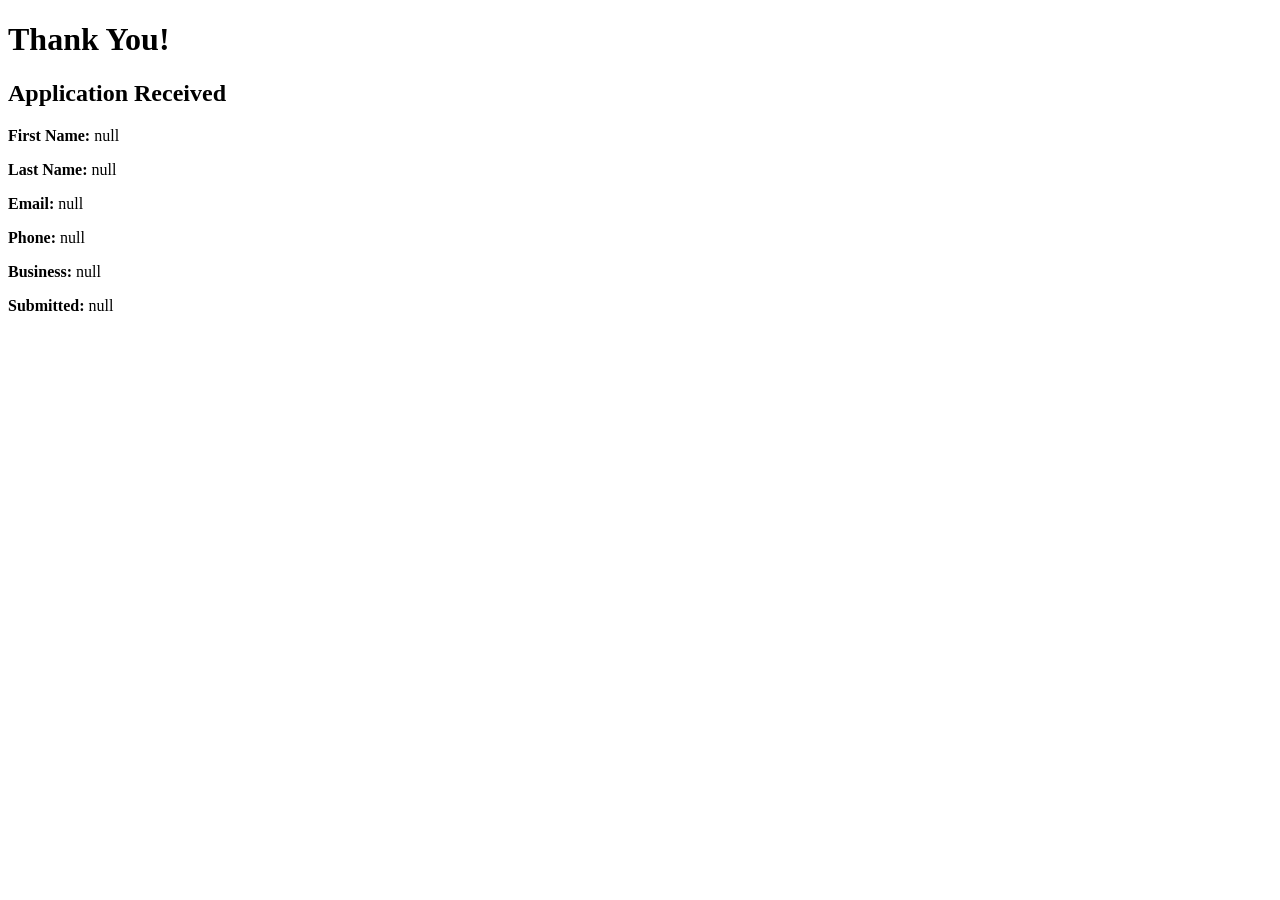
<file: chamber/thankyou.html>
<!DOCTYPE html>
<html lang="en">
<head>
  <meta charset="UTF-8">
  <meta name="viewport" content="width=device-width, initial-scale=1.0">
  <title>Thank You</title>
  <link rel="stylesheet" href="./styles/small.css">
  <link rel="stylesheet" href="./styles/larger.css">
</head>
<body>

<header>
  <h1>Thank You!</h1>
</header>

<main id="output"></main>

<script>
const params = new URLSearchParams(window.location.search);

document.getElementById("output").innerHTML = `
<h2>Application Received</h2>
<p><strong>First Name:</strong> ${params.get("fname")}</p>
<p><strong>Last Name:</strong> ${params.get("lname")}</p>
<p><strong>Email:</strong> ${params.get("email")}</p>
<p><strong>Phone:</strong> ${params.get("phone")}</p>
<p><strong>Business:</strong> ${params.get("business")}</p>
<p><strong>Submitted:</strong> ${params.get("timestamp")}</p>
`;
</script>

</body>
</html>
</file>
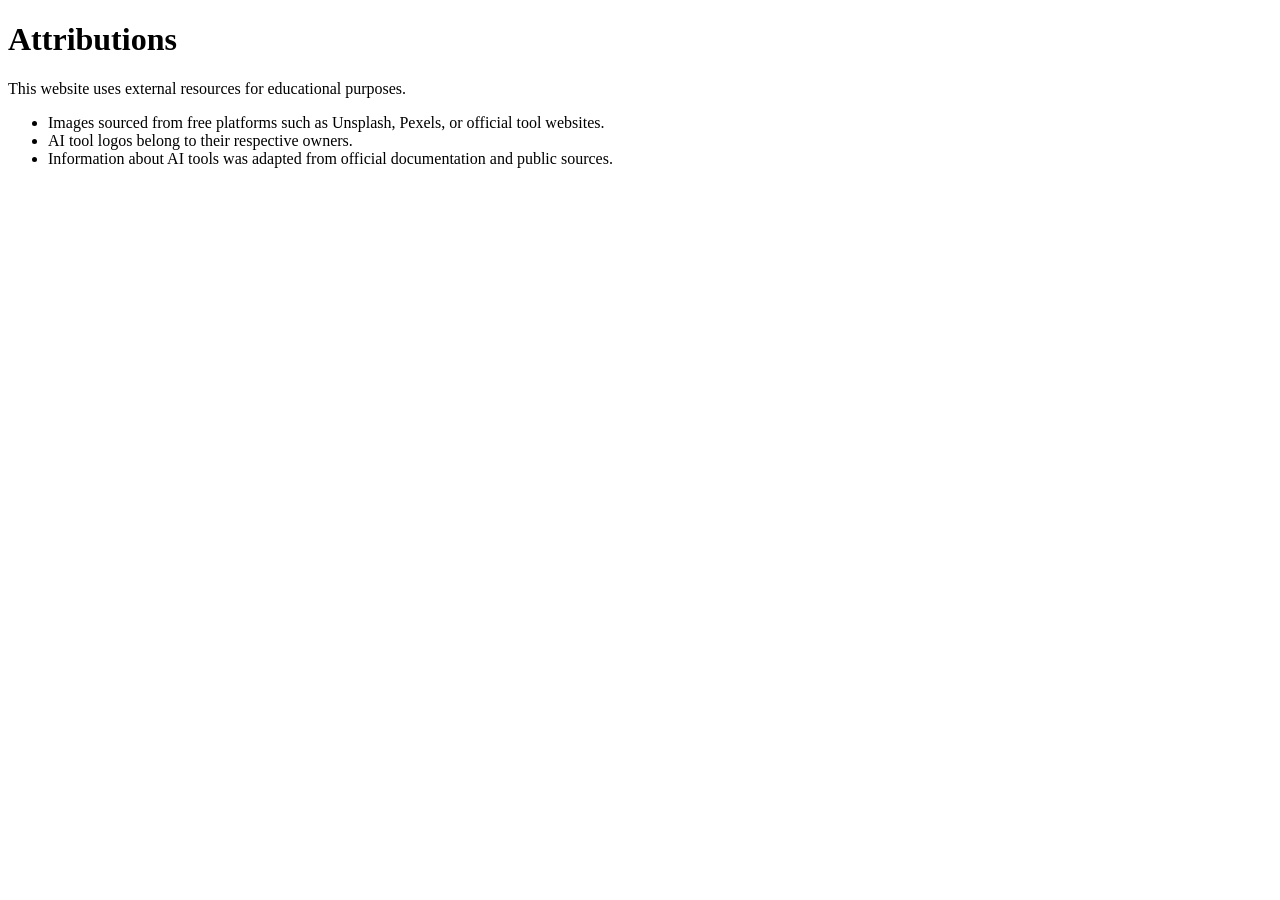
<file: smartmind/attributions.html>
<!DOCTYPE html>
<html lang="en">
<head>
    <meta charset="UTF-8">
    <meta name="viewport" content="width=device-width, initial-scale=1.0">
    <title>Attributions - SmartMind</title>
</head>
<body>

    <h1>Attributions</h1>

    <p>This website uses external resources for educational purposes.</p>

    <ul>
        <li>Images sourced from free platforms such as Unsplash, Pexels, or official tool websites.</li>
        <li>AI tool logos belong to their respective owners.</li>
        <li>Information about AI tools was adapted from official documentation and public sources.</li>
    </ul>

</body>
</html>
</file>
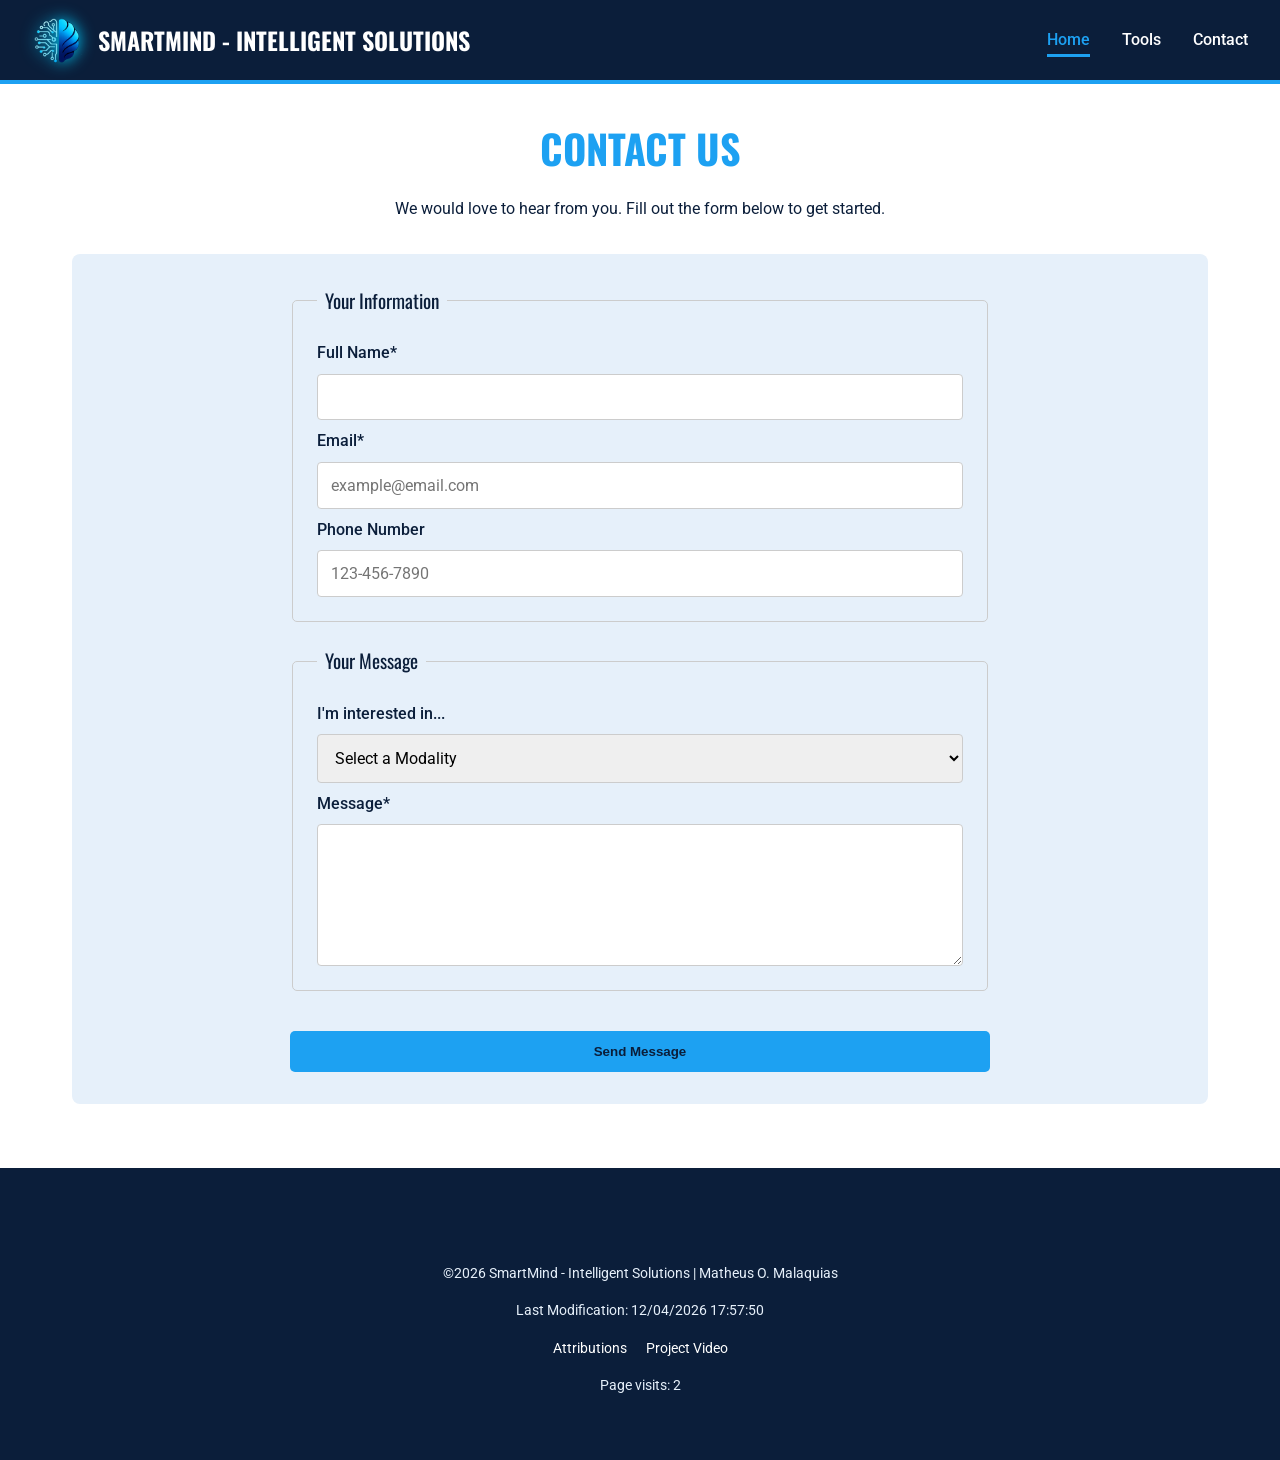
<file: smartmind/contact.html>
<!DOCTYPE html>
<html lang="en">

<head>
    <meta charset="UTF-8">
    <meta name="viewport" content="width=device-width, initial-scale=1.0">
    <title>Contact Us - SmartMind</title>
    <meta name="description" content="Explore AI tools and intelligent solutions with SmartMind. Discover the best artificial intelligence platforms.">
    <meta name="author" content="Matheus O. Malaquias">
    <meta property="og:title" content="Contact SmartMind">
    <meta property="og:type" content="website">
    <meta property="og:image" content="https://matheusmalaquias.github.io/wdd231/smartmind/images/smartmindlogo.webp">
    <meta property="og:url" content="https://matheusmalaquias.github.io/wdd231/smartmind/index.html">
    <meta property="og:description" content="Have questions? Reach out to our team for information on classes, schedules, and memberships.">
    <link rel="icon" href="images/favicon.png">
    <link rel="preconnect" href="https://fonts.googleapis.com">
    <link rel="preconnect" href="https://fonts.gstatic.com" crossorigin>
    <link href="https://fonts.googleapis.com/css2?family=Oswald:wght@700&family=Roboto:wght@400;500&display=swap" rel="stylesheet">
    <link rel="stylesheet" href="./styles/styles.css">
    <link rel="stylesheet" href="./styles/larger.css">
    <script src="scripts/main.js" type="module"></script>
</head>

<body>
    <header>
        <a href="index.html" class="logo">
            <img src="./images/smartmindsquare.png" alt="SmartMind Logo" width="80" height="80">
            <h1>SmartMind - Intelligent Solutions</h1>
        </a>
        <button id="menu-button" class="hamburger" aria-label="Open navigation menu"></button>
        <nav>
            <ul id="nav-menu">
                <li><a href="index.html" class="active">Home</a></li>
                <li><a href="tools.html">Tools</a></li>
                <li><a href="contact.html">Contact</a></li>
            </ul>
        </nav>
    </header>

    <main>
        <section class="page-title">
            <h2>Contact Us</h2>
            <p>We would love to hear from you. Fill out the form below to get started.</p>
        </section>

        <section class="contact-form-section">
            <form action="thank-you.html" method="get">
                <fieldset>
                    <legend>Your Information</legend>
                    <label for="fullName">Full Name*</label>
                    <input type="text" id="fullName" name="fullName" required>

                    <label for="email">Email*</label>
                    <input type="email" id="email" name="email" required placeholder="example@email.com">

                    <label for="phone">Phone Number</label>
                    <input type="tel" id="phone" name="phone" placeholder="123-456-7890">
                </fieldset>

                <fieldset>
                    <legend>Your Message</legend>
                    <label for="interest">I'm interested in...</label>
                    <select id="interest" name="interest">
                        <option value="" disabled selected>Select a Modality</option>
                        <option value="bjj">ChatGPT</option>
                        <option value="boxing">n8n</option>
                        <option value="muaythai">Gemini</option>
                        <option value="mma">Claude</option>
                        <option value="mmafit">Copilot</option>
                        <option value="general">General Inquiry</option>
                    </select>

                    <label for="message">Message*</label>
                    <textarea id="message" name="message" rows="6" required></textarea>
                </fieldset>

                <button type="submit" class="cta-button">Send Message</button>
            </form>
        </section>
    </main>

    <footer>
    <footer>
        <p>&copy;<span id="current-year"></span> SmartMind - Intelligent Solutions | Matheus O. Malaquias</p>
        <p class="last-modified">Last Modification: <span id="last-modified"></span></p>
        <div class="footer-links">
             <a href="attributions.html">Attributions</a>
            <a href="https://www.loom.com/share/cc7402f4d7624e83b8a1ef886e3aa0a5" target="_blank">Project Video</a>
        </div>
        <p id="visit-counter">Page visits: <span id="visits"></span></p>
    </footer>

</body>

</html>
</file>
<file: styles/small.css>
/* ---------- GLOBAL ---------- */

*{
margin:0;
padding:0;
box-sizing:border-box;
}

body{
font-family: 'Roboto', sans-serif;
background:#f4f4f4;
color:#222;
line-height:1.5;
}

main{
padding:1rem;
}

/* ---------- HEADER ---------- */

header{
display:flex;
align-items:center;
justify-content:space-between;
background:#ddd;
padding:1rem;
}

header img{
width:40px;
}

header span{
font-size:1.2rem;
font-weight:700;
}

/* ---------- MENU ---------- */

#menuButton{
font-size:1.5rem;
background:none;
border:none;
cursor:pointer;
}

nav{
background:#111;
display:none;
color: white;
}

nav ul{
list-style:none;
}

nav li{
border-top:1px solid #333;
}

nav a{
display:block;
padding:0.8rem;
text-decoration:none;
color:white;
font-weight:500;
}

nav a:hover{
background:#444;
}

.show{
display:block;
}

/* ---------- TITLES ---------- */

h1{
margin:1rem 0;
}

/* ---------- ABOUT + PHOTO ---------- */

.top-sections{
display:flex;
flex-direction:column;
margin-bottom:1rem;
}

section{
background:white;
border:1px solid #ccc;
}

section h2{
background:#222;
color:white;
text-align:center;
padding:0.5rem;
}

.about p{
padding:1rem;
}

.photo{
text-align:center;
}

.photo img{
width:200px;
margin:1rem auto;
border-radius:10px;
}

/* ---------- COURSE SECTION ---------- */

.courses-section{
margin-top:1rem;
}

.buttons{
display:flex;
justify-content:center;
margin:1rem 0;
flex-wrap:wrap;
}

.buttons button{
margin:5px;
}

.buttons button:hover{
background:#ddd;
}

/* ---------- COURSE CARDS ---------- */

#courses{
display:grid;
grid-template-columns:1fr;
gap:10px;
padding:0 1rem 1rem;
}

.course{
background:#ddd;
padding:10px;
text-align:center;
font-weight:600;
border-radius:5px;
}

.completed{
background:#444;
color:white;
}

/* ---------- CREDITS ---------- */

#credits{
text-align:center;
padding-bottom:1rem;
font-size:0.9rem;
}

/* ---------- FOOTER ---------- */

footer{
text-align:center;
background:#eee;
padding:1rem;
margin-top:1rem;
}

.social{
display:flex;
justify-content:center;
margin-bottom:10px;
}

.social a{
margin:0 10px;
text-decoration:none;
font-weight:700;
color:#222;
}

.social a:hover{
text-decoration:underline;
}

img{
max-width:100%;
height:auto;
}
</file>
<file: styles/larger.css>
@media screen and (min-width:768px){

/* hide hamburger */

#menuButton{
display:none;
}

/* navigation horizontal */

nav{
display:block;
}

nav ul{
display:flex;
}

nav li{
border:none;
}

nav a{
padding:1rem;
}

/* layout sections */

.top-sections{
flex-direction:row;
}

.about{
flex:2;
}

.photo{
flex:1;
}

/* courses grid */

#courses{
grid-template-columns:repeat(3,1fr);
max-width:800px;
margin:auto;
}

.buttons{
max-width:600px;
margin:auto;
}

}
</file>
<file: chamber/styles/small.css>
.join-container {
    display: flex;
    flex-direction: column;
    gap: 2rem;
}

.form-section form {
    display: flex;
    flex-direction: column;
    gap: 1rem;
    background: #ddd;
    padding: 1rem;
    border-radius: 10px;
}

.form-section label {
    display: flex;
    flex-direction: column;
    font-weight: bold;
}

.form-section input,
.form-section textarea,
.form-section select {
    padding: 0.5rem;
    margin-top: 0.3rem;
    border-radius: 5px;
    border: 1px solid #999;
}

/* BUTTON */
.form-section input[type="submit"] {
    background: #003366;
    color: white;
    border: none;
    cursor: pointer;
}

/* CARDS */
.cards {
    display: flex;
    flex-direction: column;
    gap: 1rem;
}

.card {
    background: #eee;
    padding: 1rem;
    border-radius: 10px;
    text-align: center;

    /* animação */
    opacity: 0;
    transform: translateY(20px);
    animation: fadeUp 0.8s forwards;
}

.card:nth-child(2) { animation-delay: 0.2s; }
.card:nth-child(3) { animation-delay: 0.4s; }
.card:nth-child(4) { animation-delay: 0.6s; }

.card a {
    display: inline-block;
    margin-top: 0.5rem;
    color: #003366;
    text-decoration: underline;
}

/* ANIMATION */
@keyframes fadeUp {
    to {
        opacity: 1;
        transform: translateY(0);
    }
}

/* MODAL */
.modal {
    display: none; /* 🔥 isso resolve */
    position: fixed;
    top: 0;
    left: 0;
    width: 100%;
    height: 100%;
    justify-content: center;
    align-items: center;
}

.modal-content {
    background: white;
    padding: 2rem;
    border-radius: 10px;
    max-width: 400px;
    width: 90%;
}

.grid-container {
    display: grid;
    gap: 1rem;
    grid-template-columns: 1fr;
    grid-template-areas:
        "card1"
        "card2"
        "card3"
        "card4"
        "card5"
        "card6"
        "card7"
        "card8";
}

.grid-container div:nth-child(1) { grid-area: card1; }
.grid-container div:nth-child(2) { grid-area: card2; }
.grid-container div:nth-child(3) { grid-area: card3; }
.grid-container div:nth-child(4) { grid-area: card4; }
.grid-container div:nth-child(5) { grid-area: card5; }
.grid-container div:nth-child(6) { grid-area: card6; }
.grid-container div:nth-child(7) { grid-area: card7; }
.grid-container div:nth-child(8) { grid-area: card8; }

.grid-container div {
    background: #f9f9f9;
    padding: 1rem;
    border-radius: 10px;
}
</file>
<file: chamber/styles/larger.css>
/* MEDIUM */
@media (min-width: 641px) {

    nav ul {
        display: flex;
        gap: 2rem;
    }

    footer {
        display: grid;
        grid-template-columns: 1fr 1fr 1fr;
        align-items: center;
        text-align: center;
    }

    .join-container {
        flex-direction: row;
        align-items: flex-start;
    }

    .form-section {
        flex: 2;
    }

    .cards {
        flex: 1;
    }

    /* GRID DISCOVER */
    .grid-container {
        grid-template-columns: 1fr 1fr 1fr;
        grid-template-areas:
            "card1 card2"
            "card3 card4"
            "card5 card6"
            "card7 card8";
    }

    /* HOVER EFFECT */
    .grid-container img:hover {
        transform: scale(1.05);
        filter: brightness(1.2);
        transition: 0.3s;
    }
}

/* LARGE */
@media (min-width: 1025px) {

    .grid-container {
        grid-template-areas:
            "card1 card2 card3"
            "card4 card5 card6"
            "card7 card8 card8";
    }
}

/* IMAGES (fora de media) */
.grid-container img {
    width: 100%;
    height: auto;
    border-radius: 8px;
}
</file>
<file: smartmind/styles/styles.css>
:root {
    --primary-color: #0B1E3A;
    --accent1-color: #FFFFFF;
    --accent2-color: #1DA1F2;
    --accent3-color: #E6F0FA;
    --heading-font: 'Oswald', sans-serif;
    --paragraph-font: 'Roboto', sans-serif;
}

*, *::before, *::after {
    box-sizing: border-box;
}

body {
    font-family: var(--paragraph-font);
    margin: 0;
    padding: 0;
    background-color: var(--accent1-color);
    color: var(--primary-color);
    line-height: 1.6;
}

img {
    max-width: 100%;
    height: auto;
    display: block;
}

h1, h2, h3 {
    font-family: var(--heading-font);
    text-transform: uppercase;
    margin: 0;
}

header {
    display: flex;
    justify-content: space-between;
    align-items: center;
    padding: 1rem 2rem;
    background-color: var(--primary-color);
    color: var(--accent1-color);
    border-bottom: 4px solid var(--accent2-color);
}

.logo {
    display: flex;
    align-items: center;
    gap: 1rem;
    text-decoration: none;
    color: inherit;
}

.logo img {
    width: 50px;
    height: auto;
    filter: drop-shadow(0 0 8px #00cfff);
}

.logo h1 {
    font-size: 1.5rem;
}

nav ul {
    list-style: none;
    padding: 0;
    margin: 0;
    display: flex;
    gap: 2rem;
}

nav a {
    text-decoration: none;
    color: var(--accent1-color);
    font-weight: 500;
    padding: 0.5rem 0;
    position: relative;
    transition: color 0.3s ease;
}

nav a::after {
    content: '';
    position: absolute;
    bottom: 0;
    left: 0;
    width: 0;
    height: 3px;
    background-color: var(--accent2-color);
    transition: width 0.3s ease;
}

nav a:hover,
nav a.active {
    color: var(--accent2-color);
}

nav a:hover::after,
nav a.active::after {
    width: 100%;
}

.hamburger {
    display: none;
    background: none;
    border: none;
    width: 30px;
    height: 25px;
    cursor: pointer;
    position: relative;
}

.hamburger::before,
.hamburger::after {
    content: '';
    position: absolute;
    left: 0;
    width: 100%;
    height: 3px;
    background-color: var(--accent1-color);
    transition: all 0.3s ease;
}

.hamburger::before {
    top: 0;
}

.hamburger::after {
    bottom: 0;
}

.hamburger.open::before {
    transform: rotate(45deg) translate(5px, 6px);
}
.hamburger.open::after {
    transform: rotate(-45deg) translate(5px, -6px);
}

main {
    max-width: 1200px;
    margin: 0 auto;
    padding: 2rem;
}

.page-title {
    text-align: center;
    margin-bottom: 2rem;
}
.page-title h2 {
    font-size: 2.5rem;
    color: var(--accent2-color);
}

.hero {
    position: relative;
    text-align: center;
    color: var(--accent1-color);
    margin-bottom: 2rem;
}

.hero img {
    width: 100%;
    height: 400px;
    object-fit: cover;
    border-radius: 8px;
    filter: brightness(0.6);
}

.hero-text {
    position: absolute;
    top: 50%;
    left: 50%;
    transform: translate(-50%, -50%);
    width: 90%;
}

.hero-text h2 {
    font-size: 3rem;
    margin-bottom: 0.5rem;
}

.hero-text p {
    font-size: 1.2rem;
}

.cta-button {
    display: inline-block;
    margin-top: 1rem;
    padding: 0.8rem 1.6rem;
    background-color: var(--accent2-color);
    color: var(--primary-color);
    text-decoration: none;
    font-weight: bold;
    border-radius: 5px;
    transition: background-color 0.3s ease;
    border: none;
    cursor: pointer;
}

.cta-button:hover {
    background-color: #c01018;
}

.about, .featured-modalities {
    padding: 2rem;
    margin-bottom: 2rem;
    background-color: var(--accent3-color);
    border-radius: 8px;
    text-align: center;
}
.about h2, .featured-modalities h2 {
    font-size: 2rem;
    margin-bottom: 1rem;
}

.modalities-grid {
    display: grid;
    grid-template-columns: repeat(auto-fit, minmax(280px, 1fr));
    gap: 1.5rem;
    margin-top: 1rem;
}

.modality-card {
    background-color: var(--accent1-color);
    border-radius: 8px;
    overflow: hidden;
    box-shadow: 0 4px 8px rgba(0,0,0,0.1);
    text-align: left;
}
.modality-card img {
    width: 100%;
    height: 200px;
    object-fit: cover;
}
.modality-card h3, .modality-card p {
    padding: 0 1rem;
}
.modality-card p {
    padding-bottom: 1rem;
}

.schedule-grid {
    display: grid;
    grid-template-columns: repeat(auto-fit, minmax(300px, 1fr));
    gap: 1.5rem;
}

.class-card {
    background-color: var(--accent3-color);
    border: 1px solid #ddd;
    border-radius: 8px;
    padding: 1rem;
    cursor: pointer;
    transition: transform 0.2s ease, box-shadow 0.2s ease;
    display: flex;
    flex-direction: column;
}

.class-card:hover {
    transform: translateY(-5px);
    box-shadow: 0 6px 12px rgba(0,0,0,0.15);
}

.class-card h3 {
    color: var(--accent2-color);
    margin-bottom: 0.5rem;
}

dialog {
    border: 1px solid var(--primary-color);
    border-radius: 8px;
    padding: 0;
    width: 90%;
    max-width: 600px;
    box-shadow: 0 0 2em rgba(0,0,0,0.3);
}
dialog::backdrop {
    background: rgba(0,0,0,0.6);
}
.modal-content {
    padding: 2rem;
    position: relative;
}
.modal-content img {
    width: 100%;
    height: 250px;
    object-fit: cover;
    border-radius: 4px;
    margin-bottom: 1rem;
}
#modal-close-button {
    position: absolute;
    top: 1rem;
    right: 1rem;
    background: none;
    border: none;
    font-size: 2rem;
    cursor: pointer;
}

.contact-form-section {
    background-color: var(--accent3-color);
    padding: 2rem;
    border-radius: 8px;
}
form {
    display: grid;
    gap: 1.5rem;
    max-width: 700px;
    margin: 0 auto;
}
fieldset {
    border: 1px solid #ccc;
    border-radius: 5px;
    padding: 1.5rem;
    display: grid;
    gap: 0.5rem;
}
legend {
    font-family: var(--heading-font);
    font-size: 1.2rem;
    padding: 0 0.5rem;
}
label {
    font-weight: 500;
}
input, select, textarea {
    width: 100%;
    padding: 0.8rem;
    border: 1px solid #ccc;
    border-radius: 4px;
    font-family: var(--paragraph-font);
    font-size: 1rem;
}

.thank-you-main {
    text-align: center;
}
.thank-you-content {
    background-color: var(--accent3-color);
    padding: 3rem;
    border-radius: 8px;
}
.form-summary {
    text-align: left;
    max-width: 600px;
    margin: 2rem auto;
    padding: 1.5rem;
    background-color: var(--accent1-color);
    border: 1px solid #ddd;
    border-radius: 5px;
}
.form-summary ul {
    list-style: none;
    padding: 0;
}
.form-summary li {
    margin-bottom: 0.5rem;
}

footer {
    background-color: var(--primary-color);
    color: var(--accent3-color);
    text-align: center;
    padding: 1.5rem 2rem;
    margin-top: 2rem;
    font-size: 0.9rem;
}
.footer-links a {
    color: var(--accent1-color);
    text-decoration: none;
    margin: 0 0.5rem;
}
.footer-links a:hover {
    text-decoration: underline;
}
</file>
<file: smartmind/styles/larger.css>
@media (max-width: 768px) {
    header {
        position: relative;
    }
    .hamburger {
        display: block;
        z-index: 1001;
    }
    nav {
        position: absolute;
        top: 0;
        left: 0;
        width: 100%;
        height: 100vh;
        background-color: var(--primary-color);
        transform: translateX(-100%);
        transition: transform 0.3s ease-in-out;
        z-index: 1000;
        padding-top: 6rem;
    }
    nav.open {
        transform: translateX(0);
    }
    nav ul {
        flex-direction: column;
        align-items: center;
    }
    .hero-text h2 {
        font-size: 2rem;
    }
    .hero-text p {
        font-size: 1rem;
    }
}
</file>
<file: styles/site-plan.css>
body {
    margin: 0;
    font-family: 'Poppins', sans-serif;
    background-color: #F5F5F5;
    color: #333;
}

header {
    background-color: #1E88E5;
    color: white;
    text-align: center;
    padding: 20px;
}

nav {
    margin-top: 10px;
}

nav a {
    color: white;
    margin: 0 10px;
    text-decoration: none;
    font-weight: bold;
}

h1, h2 {
    font-family: 'Playfair Display', serif;
}

section {
    background: white;
    margin: 20px;
    padding: 20px;
    border-radius: 10px;
}

.color-box {
    display: inline-block;
    width: 100px;
    height: 50px;
    margin: 5px;
    color: white;
    text-align: center;
    line-height: 50px;
    border-radius: 5px;
    font-weight: bold;
}

.primary {
    background-color: #1E88E5;
}

.secondary {
    background-color: #F5F5F5;
    color: black;
    border: 1px solid #ccc;
}

.accent {
    background-color: #FFB300;
}

.wireframe {
    background: #ddd;
    padding: 10px;
    border-radius: 5px;
    margin-bottom: 10px;
}

footer {
    text-align: center;
    padding: 15px;
    background-color: #1E88E5;
    color: white;
}
</file>
<file: styles/site_plan.css>
body {
    margin: 0;
    font-family: 'Poppins', sans-serif;
    background-color: #F5F5F5;
    color: #333;
}

header {
    background-color: #1E88E5;
    color: white;
    text-align: center;
    padding: 20px;
}

nav {
    margin-top: 10px;
}

nav a {
    color: white;
    margin: 0 10px;
    text-decoration: none;
    font-weight: bold;
}

h1, h2 {
    font-family: 'Playfair Display', serif;
}

section {
    background: white;
    margin: 20px;
    padding: 20px;
    border-radius: 10px;
}

.color-box {
    display: inline-block;
    width: 100px;
    height: 50px;
    margin: 5px;
    color: white;
    text-align: center;
    line-height: 50px;
    border-radius: 5px;
    font-weight: bold;
}

.primary {
    background-color: #1E88E5;
}

.secondary {
    background-color: #F5F5F5;
    color: black;
    border: 1px solid #ccc;
}

.accent {
    background-color: #FFB300;
}

.wireframe {
    background: #ddd;
    padding: 10px;
    border-radius: 5px;
    margin-bottom: 10px;
}

footer {
    text-align: center;
    padding: 15px;
    background-color: #1E88E5;
    color: white;
}
</file>
